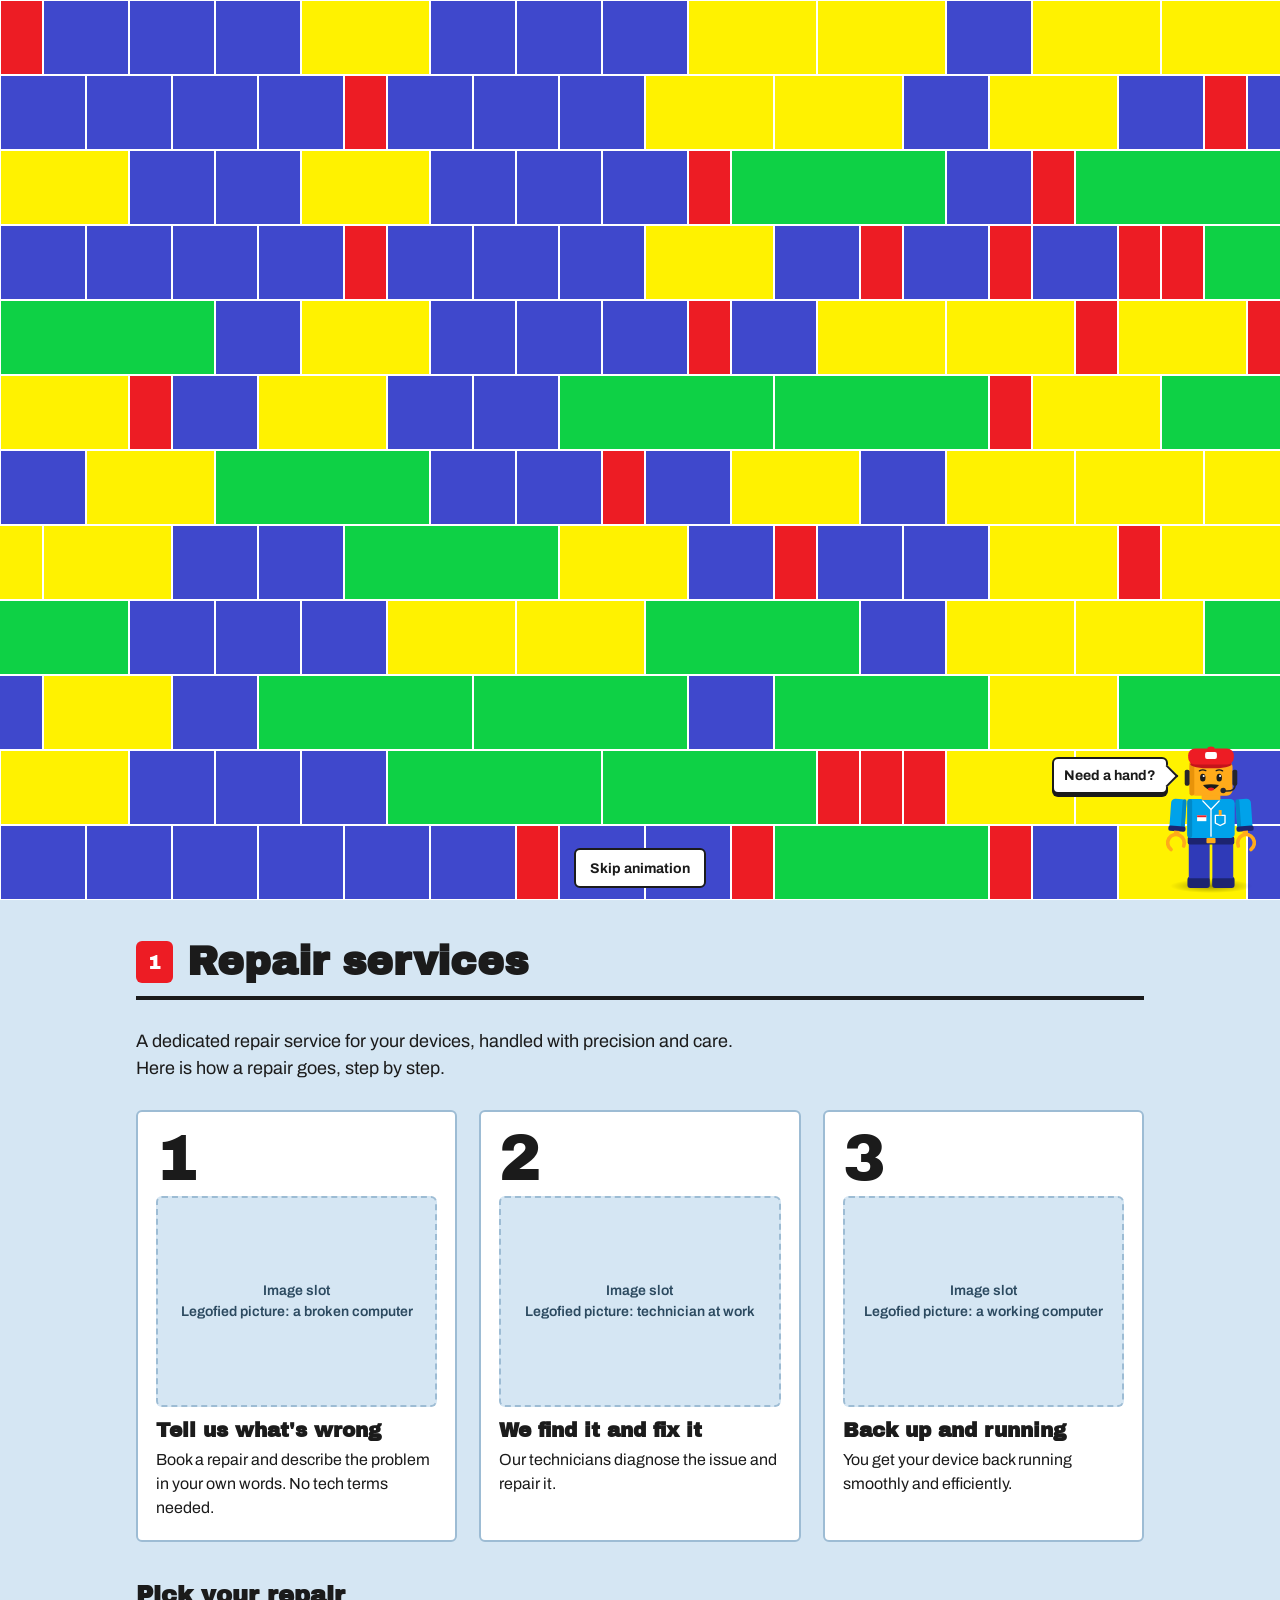
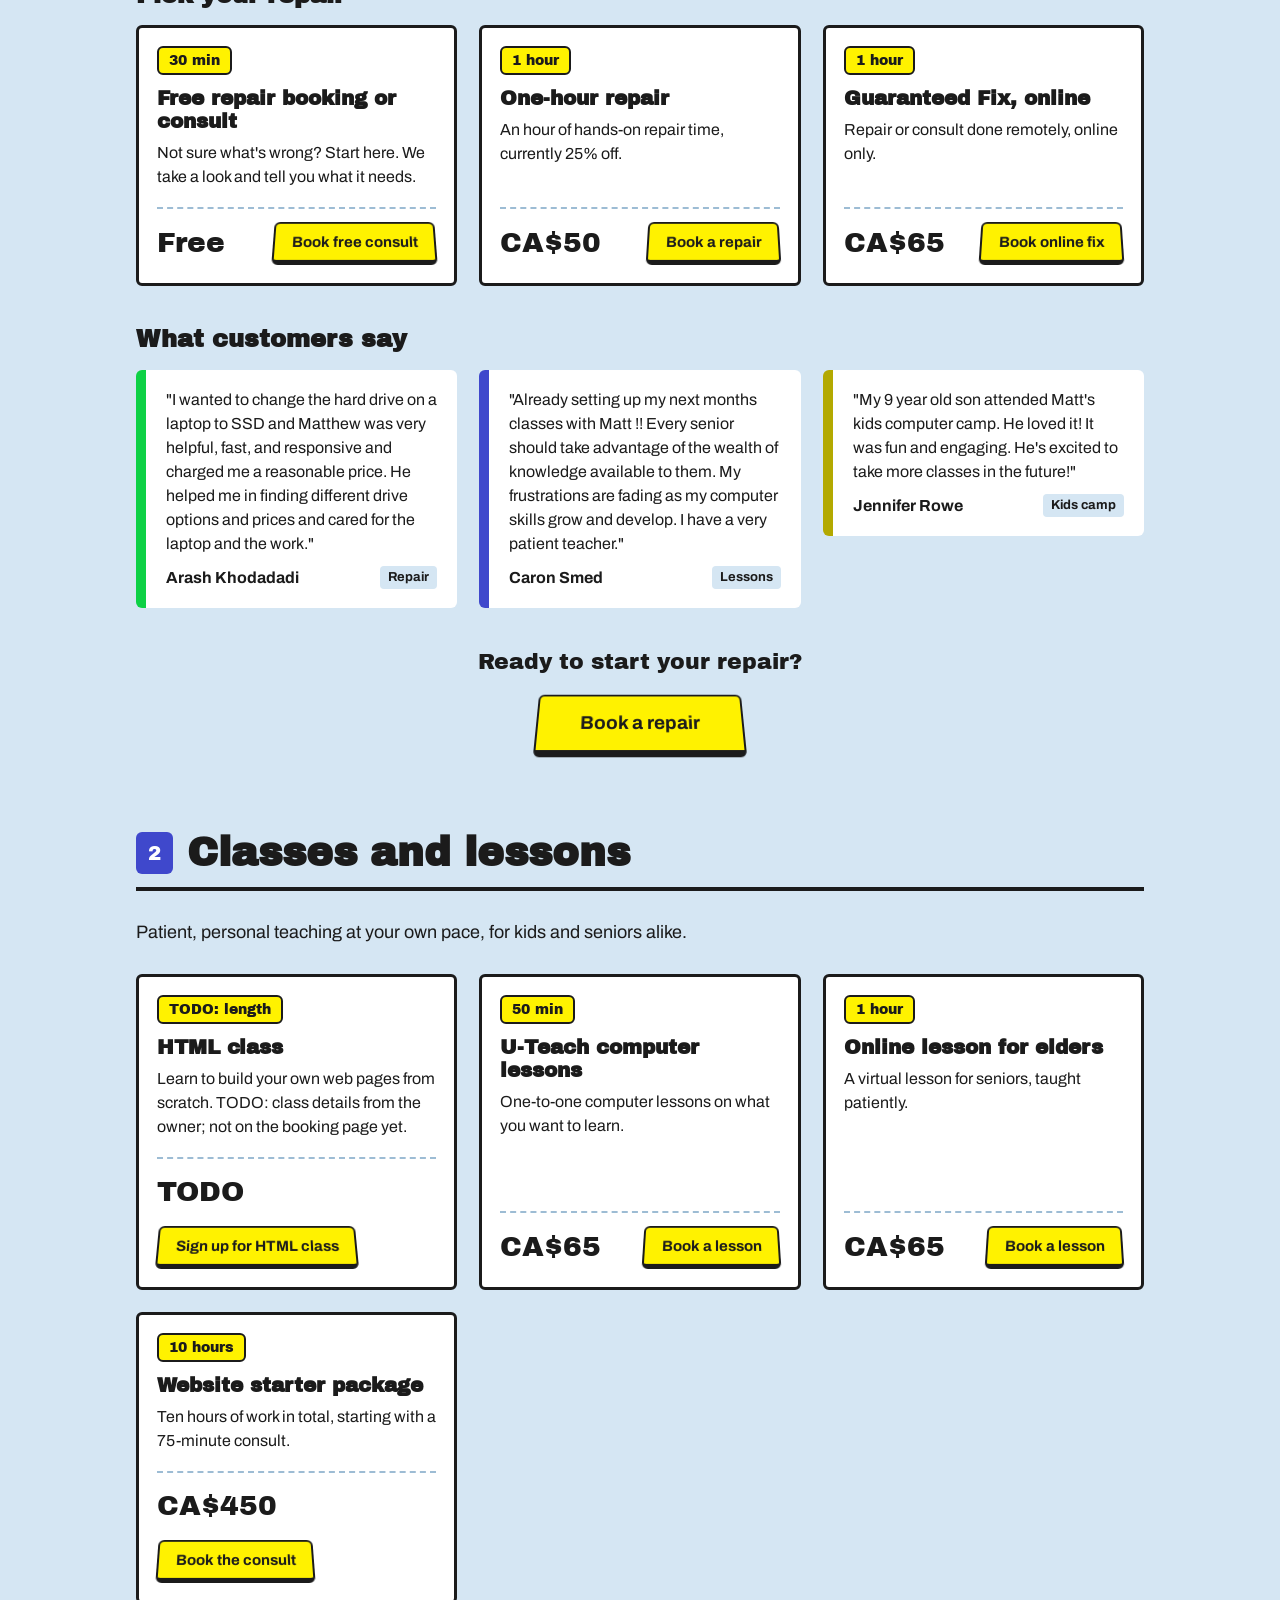
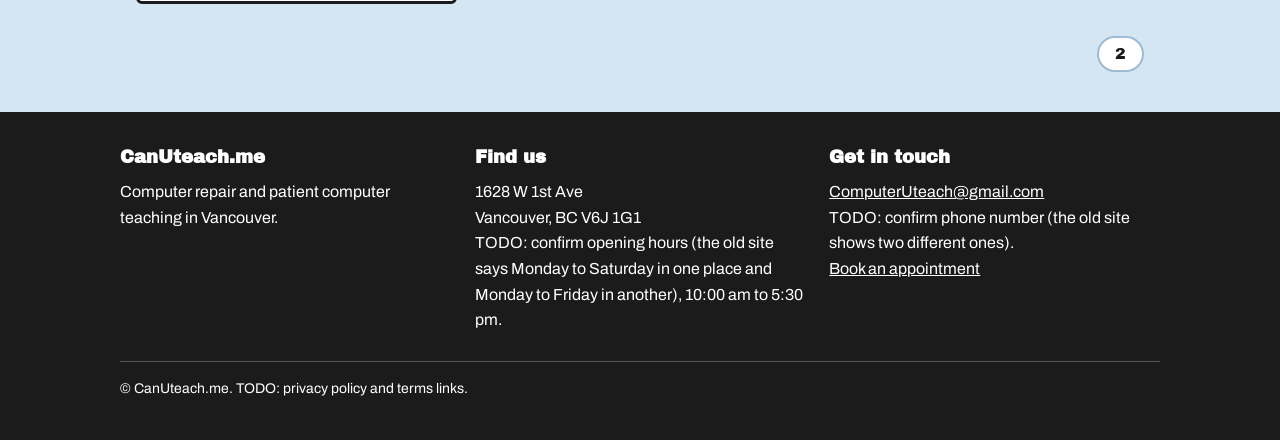
<file: index.html>
<!DOCTYPE html>
<!--
  CanUteach.me home page. Built from mockups/hero.html and mockups/feature.html; see SPEC.md.
  Hero: three.js falling-brick wall with an SVG fallback (?wall=svg or ?wall=3d forces a mode).
  TODO items in the page are waiting on the owner. three.js loads from a CDN for now.
-->
<html lang="en">
<head>
<meta charset="utf-8">
<meta name="viewport" content="width=device-width, initial-scale=1">
<title>CanUteach.me | Computer repair and computer classes in Vancouver</title>
<meta name="description" content="Computer repair in Vancouver, starting with a free 30-minute consult, plus patient computer lessons for kids and seniors. Book a repair online.">
<link rel="preconnect" href="https://fonts.googleapis.com">
<link href="https://fonts.googleapis.com/css2?family=Archivo:wght@400;600;700&family=Archivo+Black&display=swap" rel="stylesheet">
<script type="importmap">
{ "imports": {
  "three": "./vendor/three/build/three.module.js",
  "three/addons/": "./vendor/three/examples/jsm/"
} }
</script>
<link rel="stylesheet" href="css/chatbot.css?v=6">
<style>
:root{
  /* Palette sampled from the user's doodles */
  --color-red:#ed1c24; --color-red-dark:#a80f15;
  --color-blue:#3f48cc; --color-blue-dark:#2a318f;
  --color-yellow:#fff200; --color-yellow-dark:#b3a900;
  --color-green:#0ed145; --color-green-dark:#09902f;
  --color-plate:#0b74c4; --color-plate-dark:#085490;   /* white is 4.9:1 and yellow 4.2:1 against this blue, so the two-colour headline and the buttons all pass 3:1 */
  --color-ink:#1b1b1b; --color-paper:#ffffff;
  --color-manual:#d5e6f3; --color-manual-line:#9dbcd4;
  --font-heading:"Archivo Black","Arial Black",Impact,sans-serif;
  --font-body:"Archivo",Arial,Helvetica,sans-serif;
  --radius-brick:6px;
  --settle:cubic-bezier(.18,1.25,.4,1);
}
*{box-sizing:border-box}
html{scroll-behavior:smooth}
body{margin:0;font-family:var(--font-body);color:var(--color-ink);background:var(--color-manual);line-height:1.5}
a{color:inherit}
:focus-visible{outline:3px solid var(--color-ink);outline-offset:3px}
.sr-only{position:absolute;width:1px;height:1px;overflow:hidden;clip-path:inset(50%);white-space:nowrap}

/* ================= HERO ================= */
.hero{position:relative;min-height:100svh;overflow:hidden;background:#fff;display:grid;place-items:center;padding:72px 16px 88px}
/* Default wall (also the no-JavaScript wall): a static SVG brick pattern */
.wall{position:absolute;inset:0;
  background-color:var(--color-red);
  background-image:url("data:image/svg+xml,%3Csvg xmlns='http://www.w3.org/2000/svg' width='520' height='150'%3E%3Cg stroke='%23fff' stroke-width='2'%3E%3Crect width='130' height='75' fill='%23ed1c24'/%3E%3Crect x='130' width='130' height='75' fill='%233f48cc'/%3E%3Crect x='260' width='130' height='75' fill='%23fff200'/%3E%3Crect x='390' width='130' height='75' fill='%230ed145'/%3E%3Crect x='-65' y='75' width='130' height='75' fill='%233f48cc'/%3E%3Crect x='65' y='75' width='130' height='75' fill='%23ed1c24'/%3E%3Crect x='195' y='75' width='130' height='75' fill='%230ed145'/%3E%3Crect x='325' y='75' width='130' height='75' fill='%23ed1c24'/%3E%3Crect x='455' y='75' width='130' height='75' fill='%233f48cc'/%3E%3C/g%3E%3C/svg%3E");
  background-position:center bottom}
.js .wall{background:#bfe3ff}
.wall canvas{cursor:grab}
.wall canvas:active{cursor:grabbing}
.wall canvas,.wall svg{position:absolute;inset:0;width:100%;height:100%;display:block}
.wall .row{animation:row-drop .6s var(--settle) both;animation-delay:calc(var(--r) * .2s)}
.wall.still .row{animation:none}
@keyframes row-drop{from{transform:translateY(-110vh)}to{transform:none}}

/* The stage sits over the city but lets the pointer through, so the city can be dragged; only the
   sign itself takes clicks. */
.stage{position:relative;z-index:1;align-self:stretch;justify-self:stretch;display:grid;place-items:center;perspective:700px;perspective-origin:50% calc(50% + 8px);pointer-events:none}
.plate{pointer-events:auto}
/* The sign: the two plates hang by chains from a post with an arm, like a roadside sign. */
.sign{position:relative}
.sign-post,.sign-arm{position:absolute;background-color:#8a5a2b;
  background-image:
    radial-gradient(circle at 42% 40%, rgba(255,255,255,.3) 0 6%, transparent 22%),
    radial-gradient(circle at 50% 50%, #8a5a2b 0 31%, transparent 33%),
    radial-gradient(circle at 50% 54%, rgba(0,0,0,.42) 0 33%, transparent 40%);
  background-size:13px 13px;box-shadow:inset -4px 0 0 rgba(0,0,0,.22),6px 8px 10px rgba(0,0,0,.35)}
.sign-post{left:-48px;top:-64px;width:26px;height:200vh}
.sign-arm{left:-48px;top:-64px;height:26px;width:calc(100% + 76px);box-shadow:inset 0 -4px 0 rgba(0,0,0,.22),6px 8px 10px rgba(0,0,0,.35)}
.js .sign-post,.js .sign-arm{visibility:hidden}
.built .sign-post,.built .sign-arm{visibility:visible}
.plate::before{content:"";position:absolute;left:9%;right:9%;top:calc(var(--hang) * -1);height:var(--hang);pointer-events:none;
  background:
    repeating-linear-gradient(#3b3b40 0 5px,#9a9aa2 5px 8px) left / 5px 100% no-repeat,
    repeating-linear-gradient(#3b3b40 0 5px,#9a9aa2 5px 8px) right / 5px 100% no-repeat}
#plate-title{--hang:38px}
#plate-info{--hang:30px}
/* No swaying: animating the sign as a whole made Chrome draw its lowest row of headline bricks grey. */
@media (min-width:900px){
  .stage{justify-items:start;padding-left:clamp(64px,7vw,130px)}
}
@media (max-width:899px){ .sign-post{display:none} .sign-arm{left:-14px;width:calc(100% + 28px)} }
.hero-ui{position:relative;display:grid;gap:30px;justify-items:center;--u:18px;transform-style:preserve-3d}
.js .hero-ui{visibility:hidden}
.built .hero-ui{visibility:visible}

/* One stud per --u square. Every hero piece uses this, so studs, letters and buttons share a grid. */
.studded{
  background-image:
    radial-gradient(circle at 42% 40%, rgba(255,255,255,.55) 0 6%, transparent 22%),
    radial-gradient(circle at 50% 50%, var(--face) 0 31%, transparent 33%),
    radial-gradient(circle at 50% 54%, rgba(0,0,0,.42) 0 33%, transparent 40%);
  background-size:var(--u) var(--u)}

/* Box: a real 3D block. The front face stands --d in front of whatever it sits on, with four side faces
   running back to it. The hero has the same perspective as the three.js camera, so these boxes and the
   wall bricks share one vanishing point (the centre of the hero). */
.box{transform-style:preserve-3d;transform:translateZ(var(--d))}
.box > .side{position:absolute;pointer-events:none;background:var(--side)}
.box > .side.t{left:0;top:0;width:100%;height:var(--d);transform-origin:50% 0;transform:rotateX(-90deg);background:color-mix(in srgb,var(--side) 78%,#fff)}
.box > .side.b{left:0;bottom:0;width:100%;height:var(--d);transform-origin:50% 100%;transform:rotateX(90deg);background:color-mix(in srgb,var(--side) 80%,#000)}
.box > .side.l{left:0;top:0;height:100%;width:var(--d);transform-origin:0 50%;transform:rotateY(90deg)}
.box > .side.r{right:0;top:0;height:100%;width:var(--d);transform-origin:100% 50%;transform:rotateY(-90deg);background:color-mix(in srgb,var(--side) 88%,#000)}
/* Shadow cast on the surface behind the box */
.box > .cast{position:absolute;inset:0;pointer-events:none;transform:translateZ(calc(var(--d) * -1 + 1px));
  background:rgba(0,0,0,.35);box-shadow:calc(var(--d) * .35) calc(var(--d) * .55) calc(var(--d) * .6) calc(var(--d) * .1) rgba(0,0,0,.5)}

/* Plate: a baseplate standing off the wall, studs facing out. */
.plate{--face:var(--color-plate);--side:var(--color-plate-dark);
  position:relative;background-color:var(--face);padding:var(--u);text-align:center;
  box-shadow:inset 1px 1px 0 rgba(255,255,255,.28),inset -1px -1px 0 rgba(0,0,0,.4)}
.plate.grid{padding:0}
.plate.grid h1,.plate.grid nav,.plate.grid ul,.plate.grid li{position:absolute;inset:0;margin:0;padding:0;transform-style:preserve-3d;pointer-events:none}
.built .plate{animation:plate-in .6s var(--settle) both}
.built .plate.info{animation-delay:.9s}
@keyframes plate-in{from{transform:translateZ(calc(var(--d) + 300px));visibility:hidden}1%{visibility:visible}to{transform:translateZ(var(--d));visibility:visible}}

.hero h1{margin:0 0 var(--u);font-family:var(--font-heading);font-size:clamp(34px,7vw,60px);line-height:1.05}
/* Headline: letters are built from bricks 1, 2, 3 and 5 studs long, each sitting on the plate's studs. */
.brick-word{position:absolute;inset:0;display:grid;grid-auto-rows:var(--u);pointer-events:none;transform:translateZ(var(--lift))}
/* The headline uses two colours only: white, and yellow for the one word that matters most. */
.brick-word .on{--face:var(--c);background-color:var(--c);box-shadow:inset 0 0 0 1px rgba(0,0,0,.25),inset 1px 1px 0 rgba(255,255,255,.5)}
.built .brick-word .on{animation:cell-in .32s var(--settle) both;animation-delay:calc(.35s + var(--n) * 30ms)}
@keyframes cell-in{from{transform:translateY(-18px) scale(.4);opacity:0}to{transform:none;opacity:1}}
/* The sides of the letter bricks: stacked slices of the headline's footprint */
.word-layer{position:absolute;inset:0;pointer-events:none;background-repeat:no-repeat}
.built .word-layer{animation:fade-in .35s 1.9s both}
@keyframes fade-in{from{opacity:0}to{opacity:1}}

.jump{display:flex;flex-wrap:wrap;gap:var(--u);justify-content:center;margin:0;padding:0;list-style:none}

/* Button: a brick on the plate. Smooth printed centre, a column of studs at each end. */
.brick-btn{--face:var(--color-paper);--side:#b9b9b9;
  position:relative;display:inline-flex;align-items:center;justify-content:center;
  min-height:calc(var(--u) * 2);padding:0 calc(var(--u) * 1.5);
  font:700 15px/1.1 var(--font-body);color:var(--color-ink);text-decoration:none;
  background-color:var(--face);pointer-events:auto;
  box-shadow:inset 1px 1px 0 rgba(255,255,255,.7),inset 0 0 0 1px rgba(0,0,0,.2);
  transition:transform .12s}
.brick-btn::before,.brick-btn::after{content:"";position:absolute;top:0;bottom:0;width:var(--u);
  background-image:
    radial-gradient(circle at 42% 40%, rgba(255,255,255,.7) 0 6%, transparent 22%),
    radial-gradient(circle at 50% 50%, var(--face) 0 31%, transparent 33%),
    radial-gradient(circle at 50% 54%, rgba(0,0,0,.42) 0 33%, transparent 40%);
  background-size:var(--u) var(--u)}
.brick-btn::before{left:0}
.brick-btn::after{right:0}
/* A button is a thick block held just above the plate. Hover, focus or press snaps it down onto the studs. */
.brick-btn.box{--gap:calc(var(--u) * 1.3);transform:translateZ(calc(var(--d) + var(--gap)));transition:transform .2s cubic-bezier(.3,1.6,.5,1)}
.brick-btn.box > .cast{transform:translateZ(calc((var(--d) + var(--gap)) * -1 + 1px));opacity:.75;
  box-shadow:calc(var(--u) * .9) calc(var(--u) * 1.2) calc(var(--u) * .9) rgba(0,0,0,.45);
  transition:transform .2s cubic-bezier(.3,1.6,.5,1),box-shadow .2s,opacity .2s}
.brick-btn.box:hover,.brick-btn.box:focus-visible,.brick-btn.box:active{--gap:0px}
.brick-btn.box:hover > .cast,.brick-btn.box:focus-visible > .cast,.brick-btn.box:active > .cast{opacity:1;box-shadow:2px 3px 3px rgba(0,0,0,.5)}
.brick-btn.box:active{transform:translateZ(calc(var(--d) - 2px))}
.brick-btn:focus-visible{outline:3px solid var(--color-ink);outline-offset:3px}
.brick-btn.cta{--face:var(--color-yellow);--side:var(--color-yellow-dark);font-size:19px;min-height:calc(var(--u) * 3)}

/* Tile: a smooth printed tile for running text. */
.tile{--side:#b9b9b9;margin:0 0 var(--u);padding:calc(var(--u) * .6) var(--u);font-size:17px;font-weight:600;line-height:1.4;
  background:var(--color-paper);display:flex;align-items:center;justify-content:center;pointer-events:auto;
  box-shadow:inset 1px 1px 0 #fff,inset 0 0 0 1px rgba(0,0,0,.2)}
.plate.grid .brick-btn,.plate.grid .tile{position:absolute;margin:0;min-height:0;padding-top:0;padding-bottom:0}
.small .tile{font-size:15px}
.small .brick-btn{font-size:14px}
.small .brick-btn.cta{font-size:17px}

/* CTA: hot-catfish-48 tilt-and-press, glow removed */
.press{display:inline-block;font:700 19px var(--font-body);text-decoration:none;padding:.9em 2.2em;cursor:pointer;color:var(--color-ink);
  background:var(--color-yellow);border:2px solid var(--color-ink);border-bottom:7px solid var(--color-ink);border-radius:var(--radius-brick);
  transform:perspective(220px) rotateX(12deg);transition:transform .25s}
.press:hover{transform:perspective(200px) rotateX(24deg) translateY(2px)}
.press:active{transform:perspective(190px) rotateX(30deg) translateY(5px)}

.controls{position:absolute;z-index:2;left:12px;right:12px;bottom:12px;display:flex;flex-wrap:wrap;gap:8px;align-items:center;justify-content:center}
.controls button{font:700 14px var(--font-body);min-height:40px;padding:8px 14px;background:#fff;color:var(--color-ink);border:2px solid var(--color-ink);border-radius:var(--radius-brick);cursor:pointer}
.built #skip{display:none}
.view-controls{display:none;gap:8px;align-items:center;flex-wrap:wrap;justify-content:center}
.built .has-city .view-controls{display:flex}
.view-controls .hint{font-size:13px;font-weight:700;background:#fff;border:2px solid var(--color-ink);border-radius:var(--radius-brick);padding:6px 10px}
.view-controls button{min-width:40px;padding:8px 10px}
/* The move buttons sit together as a small arrow pad. */
.view-controls .pad{display:inline-grid;grid-template-columns:repeat(3,40px);grid-template-rows:repeat(2,34px);gap:3px}
.view-controls .pad button{min-width:0;min-height:0;padding:0;font-size:16px;line-height:1}
#pan-up{grid-column:2;grid-row:1}
#pan-left{grid-column:1;grid-row:2}
#pan-down{grid-column:2;grid-row:2}
#pan-right{grid-column:3;grid-row:2}
html:not(.js) .controls{display:none}

/* ================= MANUAL PAGES ================= */
.manual{max-width:1040px;margin:0 auto;padding:40px 16px 24px}
.manual-head{display:flex;align-items:center;gap:14px;border-bottom:4px solid var(--color-ink);padding-bottom:12px;margin-bottom:28px}
.manual-head .no{font-family:var(--font-heading);font-size:20px;background:var(--color-red);color:#fff;padding:6px 12px;border-radius:var(--radius-brick)}
.manual-head h2{font-family:var(--font-heading);font-size:clamp(26px,4.5vw,40px);line-height:1.1;margin:0}
.lede{max-width:60ch;font-size:18px;margin:0 0 28px}
.steps{display:grid;gap:22px;grid-template-columns:repeat(auto-fit,minmax(270px,1fr));padding:0;margin:0;list-style:none;counter-reset:step}
.step{counter-increment:step;position:relative;background:var(--color-paper);border:2px solid var(--color-manual-line);border-radius:var(--radius-brick);padding:18px 18px 20px}
.step::before{content:counter(step);font-family:var(--font-heading);font-size:64px;line-height:.9;display:block;margin-bottom:8px}
.step h3{font-family:var(--font-heading);font-size:20px;line-height:1.15;margin:12px 0 6px}
.step p{margin:0;max-width:40ch}
.slot{display:grid;place-items:center;text-align:center;aspect-ratio:4/3;border:2px dashed var(--color-manual-line);border-radius:var(--radius-brick);
  background:var(--color-manual);font-size:14px;font-weight:600;padding:12px;color:#2c4a60}
.parts{margin-top:14px;border:3px solid var(--color-ink);background:var(--color-yellow);border-radius:var(--radius-brick);padding:10px 12px}
.parts b{display:block;font-family:var(--font-heading);font-weight:400;font-size:14px;letter-spacing:.04em;text-transform:uppercase;margin-bottom:4px}
.parts ul{margin:0;padding:0;list-style:none;font-weight:600;font-size:15px}
.parts li::before{content:"1x  ";font-family:var(--font-heading)}
.callout{margin-top:26px;display:grid;gap:18px;grid-template-columns:repeat(auto-fit,minmax(270px,1fr));align-items:center}
.quote{margin:0;background:var(--color-paper);border-left:10px solid var(--color-green);border-radius:var(--radius-brick);padding:18px 20px}
.quote p{margin:0 0 10px}
.quote cite{font-style:normal;font-weight:700}
.cta-box{text-align:center;padding:10px}
.cta-box p{font-family:var(--font-heading);font-size:22px;line-height:1.15;margin:0 0 18px}
.next{margin-top:36px;background:var(--color-blue);color:#fff;border-radius:var(--radius-brick);padding:22px;display:flex;flex-wrap:wrap;gap:16px;align-items:center;justify-content:space-between;box-shadow:0 7px 0 var(--color-blue-dark)}
.next h2{font-family:var(--font-heading);font-size:24px;margin:0 0 4px}
.next p{margin:0;max-width:52ch}
.next a{display:inline-block;font-weight:700;text-decoration:none;background:#fff;color:var(--color-ink);padding:12px 20px;border-radius:var(--radius-brick);border:2px solid var(--color-ink)}
.next a:focus-visible{outline-color:#fff}
.press.small{font-size:15px;padding:.7em 1.1em;border-bottom-width:5px}
.manual-head .no.blue{background:var(--color-blue)}
h3.sub{font-family:var(--font-heading);font-size:24px;line-height:1.15;margin:40px 0 16px;scroll-margin-top:16px}
.menu{display:grid;gap:22px;grid-template-columns:repeat(auto-fit,minmax(270px,1fr));padding:0;margin:0;list-style:none}
.service{position:relative;display:flex;flex-direction:column;gap:8px;background:var(--color-paper);border:3px solid var(--color-ink);border-radius:var(--radius-brick);padding:18px}
.service .qty{align-self:flex-start;font-family:var(--font-heading);font-size:14px;background:var(--color-yellow);border:2px solid var(--color-ink);border-radius:var(--radius-brick);padding:2px 10px}
.service h4{font-family:var(--font-heading);font-size:20px;line-height:1.15;margin:4px 0 0}
.service p{margin:0;flex:1;max-width:40ch}
.price{display:flex;flex-wrap:wrap;align-items:center;justify-content:space-between;gap:12px;margin-top:10px;padding-top:12px;border-top:2px dashed var(--color-manual-line)}
.price b{font-family:var(--font-heading);font-weight:400;font-size:28px}
.reviews{display:grid;gap:22px;grid-template-columns:repeat(auto-fit,minmax(270px,1fr));align-items:start}
.quote.blue{border-left-color:var(--color-blue)}
.quote.yellow{border-left-color:var(--color-yellow-dark)}
.quote .tag{float:right;font-size:13px;font-weight:700;background:var(--color-manual);border-radius:4px;padding:2px 8px}
.manual > .cta-box{margin-top:32px}
.page-no{max-width:1040px;margin:0 auto;padding:8px 16px 40px;display:flex;justify-content:flex-end}
.page-no span{font-family:var(--font-heading);background:var(--color-paper);border:2px solid var(--color-manual-line);border-radius:999px;padding:4px 16px}


/* ================= FOOTER ================= */
.site-footer{background:var(--color-ink);color:#fff;padding:32px 16px 40px}
.site-footer .inner{max-width:1040px;margin:0 auto;display:grid;gap:24px;grid-template-columns:repeat(auto-fit,minmax(220px,1fr))}
.site-footer h2{font-family:var(--font-heading);font-size:18px;margin:0 0 8px}
.site-footer p,.site-footer address{margin:0;font-style:normal;line-height:1.6}
.site-footer a{color:#fff}
.site-footer :focus-visible{outline-color:#fff}
.site-footer .legal{max-width:1040px;margin:28px auto 0;padding-top:16px;border-top:1px solid #555;font-size:14px}

@media (prefers-reduced-motion:reduce){
  html{scroll-behavior:auto}
  .wall .row,.built .plate,.built .brick-word .on,.built .word-layer{animation:none}
  .press,.brick-btn.box,.brick-btn.box > .cast{transition:none}
  .press:hover,.press:active{transform:perspective(220px) rotateX(12deg)}
}
</style>
</head>
<body>

<header class="hero" id="top">
  <div class="wall" id="wall" aria-hidden="true"></div>

  <div class="stage">
  <div class="sign">
  <span class="sign-post" aria-hidden="true"></span><span class="sign-arm" aria-hidden="true"></span>
  <div class="hero-ui" id="hero-ui">
    <div class="plate studded" id="plate-title">
      <h1 id="hero-title"><span id="hero-text">Builders fix it best.</span><span class="brick-word" id="brick-word" aria-hidden="true"></span></h1>
      <nav aria-label="Jump to a section">
        <ul class="jump">
          <li><a class="brick-btn" href="#repairs">Repair services</a></li>
          <li><a class="brick-btn" href="#classes">HTML classes</a></li>
        </ul>
      </nav>
    </div>
    <div class="plate studded info" id="plate-info">
      <p class="tile">Computer acting up? Our technicians find the problem and get your device running smoothly again.</p>
      <a class="brick-btn cta" href="#book">Book a repair</a>
    </div>
  </div>
  </div>
  </div>

  <div class="controls">
    <button type="button" id="skip">Skip animation</button>
    <div class="view-controls" role="group" aria-label="City view">
      <span class="hint" id="city-hint">Drag to move. Right-drag or Shift-drag to turn. Click, then scroll to zoom.</span>
      <span class="pad" role="group" aria-label="Move the view">
        <button type="button" id="pan-up" aria-label="Move the view forward">&#8593;</button>
        <button type="button" id="pan-left" aria-label="Move the view left">&#8592;</button>
        <button type="button" id="pan-down" aria-label="Move the view back">&#8595;</button>
        <button type="button" id="pan-right" aria-label="Move the view right">&#8594;</button>
      </span>
      <button type="button" id="turn-left" aria-label="Turn the view left">&#8634;</button>
      <button type="button" id="turn-right" aria-label="Turn the view right">&#8635;</button>
      <button type="button" id="zoom-in" aria-label="Zoom in">+</button>
      <button type="button" id="zoom-out" aria-label="Zoom out">&minus;</button>
      <button type="button" id="view-reset">Reset view</button>
    </div>
  </div>
</header>

<main>
  <section class="manual" id="repairs" aria-labelledby="repairs-title">
    <div class="manual-head"><span class="no">1</span><h2 id="repairs-title">Repair services</h2></div>
    <p class="lede">A dedicated repair service for your devices, handled with precision and care. Here is how a repair goes, step by step.</p>

    <ol class="steps">
      <li class="step">
        <div class="slot">Image slot<br>Legofied picture: a broken computer</div>
        <h3>Tell us what's wrong</h3>
        <p>Book a repair and describe the problem in your own words. No tech terms needed.</p>
      </li>
      <li class="step">
        <div class="slot">Image slot<br>Legofied picture: technician at work</div>
        <h3>We find it and fix it</h3>
        <p>Our technicians diagnose the issue and repair it.</p>
      </li>
      <li class="step">
        <div class="slot">Image slot<br>Legofied picture: a working computer</div>
        <h3>Back up and running</h3>
        <p>You get your device back running smoothly and efficiently.</p>
      </li>
    </ol>

    <!-- Services and prices are taken from the current booking page (signup-u-teach.as.me), 2026-11-26. -->
    <h3 class="sub" id="book">Pick your repair</h3>
    <ul class="menu">
      <li class="service">
        <span class="qty">30 min</span>
        <h4>Free repair booking or consult</h4>
        <p>Not sure what's wrong? Start here. We take a look and tell you what it needs.</p>
        <div class="price"><b>Free</b><a class="press small" href="https://signup-u-teach.as.me/">Book free consult</a></div>
      </li>
      <li class="service">
        <span class="qty">1 hour</span>
        <h4>One-hour repair</h4>
        <p>An hour of hands-on repair time, currently 25% off.</p>
        <div class="price"><b>CA$50</b><a class="press small" href="https://signup-u-teach.as.me/">Book a repair</a></div>
      </li>
      <li class="service">
        <span class="qty">1 hour</span>
        <h4>Guaranteed Fix, online</h4>
        <p>Repair or consult done remotely, online only.</p>
        <div class="price"><b>CA$65</b><a class="press small" href="https://signup-u-teach.as.me/">Book online fix</a></div>
      </li>
    </ul>

    <h3 class="sub">What customers say</h3>
    <div class="reviews">
      <blockquote class="quote">
        <p>"I wanted to change the hard drive on a laptop to SSD and Matthew was very helpful, fast, and responsive and charged me a reasonable price. He helped me in finding different drive options and prices and cared for the laptop and the work."</p>
        <cite>Arash Khodadadi</cite><span class="tag">Repair</span>
      </blockquote>
      <blockquote class="quote blue">
        <p>"Already setting up my next months classes with Matt !! Every senior should take advantage of the wealth of knowledge available to them. My frustrations are fading as my computer skills grow and develop. I have a very patient teacher."</p>
        <cite>Caron Smed</cite><span class="tag">Lessons</span>
      </blockquote>
      <blockquote class="quote yellow">
        <p>"My 9 year old son attended Matt's kids computer camp. He loved it! It was fun and engaging. He's excited to take more classes in the future!"</p>
        <cite>Jennifer Rowe</cite><span class="tag">Kids camp</span>
      </blockquote>
    </div>

    <div class="cta-box">
      <p>Ready to start your repair?</p>
      <a class="press" href="https://signup-u-teach.as.me/">Book a repair</a>
    </div>
  </section>

  <section class="manual" id="classes" aria-labelledby="classes-title">
    <div class="manual-head"><span class="no blue">2</span><h2 id="classes-title">Classes and lessons</h2></div>
    <p class="lede">Patient, personal teaching at your own pace, for kids and seniors alike.</p>
    <ul class="menu">
      <li class="service">
        <span class="qty">TODO: length</span>
        <h4>HTML class</h4>
        <p>Learn to build your own web pages from scratch. TODO: class details from the owner; not on the booking page yet.</p>
        <div class="price"><b>TODO</b><a class="press small" href="https://signup-u-teach.as.me/">Sign up for HTML class</a></div>
      </li>
      <li class="service">
        <span class="qty">50 min</span>
        <h4>U-Teach computer lessons</h4>
        <p>One-to-one computer lessons on what you want to learn.</p>
        <div class="price"><b>CA$65</b><a class="press small" href="https://signup-u-teach.as.me/">Book a lesson</a></div>
      </li>
      <li class="service">
        <span class="qty">1 hour</span>
        <h4>Online lesson for elders</h4>
        <p>A virtual lesson for seniors, taught patiently.</p>
        <div class="price"><b>CA$65</b><a class="press small" href="https://signup-u-teach.as.me/">Book a lesson</a></div>
      </li>
      <li class="service">
        <span class="qty">10 hours</span>
        <h4>Website starter package</h4>
        <p>Ten hours of work in total, starting with a 75-minute consult.</p>
        <div class="price"><b>CA$450</b><a class="press small" href="https://signup-u-teach.as.me/">Book the consult</a></div>
      </li>
    </ul>
  </section>
  <div class="page-no"><span>2</span></div>
</main>

<footer class="site-footer">
  <div class="inner">
    <div>
      <h2>CanUteach.me</h2>
      <p>Computer repair and patient computer teaching in Vancouver.</p>
    </div>
    <div>
      <h2>Find us</h2>
      <address>1628 W 1st Ave<br>Vancouver, BC V6J 1G1</address>
      <p>TODO: confirm opening hours (the old site says Monday to Saturday in one place and Monday to Friday in another), 10:00 am to 5:30 pm.</p>
    </div>
    <div>
      <h2>Get in touch</h2>
      <p><a href="mailto:ComputerUteach@gmail.com">ComputerUteach@gmail.com</a></p>
      <p>TODO: confirm phone number (the old site shows two different ones).</p>
      <p><a href="https://signup-u-teach.as.me/">Book an appointment</a></p>
    </div>
  </div>
  <p class="legal">&copy; CanUteach.me. TODO: privacy policy and terms links.</p>
</footer>

<script type="module">
const root = document.documentElement;
const wall = document.getElementById('wall');
const reduced = matchMedia('(prefers-reduced-motion: reduce)').matches;
const params = new URLSearchParams(location.search);
root.classList.add('js');

/* ---------- hero pieces on one stud grid, as 3D boxes under the wall camera ---------- */
const FOV = 50;                                    // shared by the three.js camera and the CSS perspective
const camDist = h => (h / 2) / Math.tan(FOV / 2 * Math.PI / 180);
const GLYPHS = {
  W:['10001','10001','10101','11011','10001'], E:['1111','1000','1110','1000','1111'],
  F:['1111','1000','1110','1000','1000'],      I:['111','010','010','010','111'],
  X:['10001','01010','00100','01010','10001'], T:['11111','00100','00100','00100','00100'],
  B:['1110','1001','1110','1001','1110'],     U:['1001','1001','1001','1001','1111'],
  L:['1000','1000','1000','1000','1111'],     D:['1110','1001','1001','1001','1110'],
  R:['1110','1001','1110','1010','1001'],     S:['1111','1000','1111','0001','1111']
};
const HEADLINE = 'BUILDERS FIX IT BEST';
// Brick colour by length: 1 stud red, 2 blue, 3 yellow, 5 green.
const BRICK_COLORS = { 1: '#ed1c24', 2: '#3f48cc', 3: '#fff200', 5: '#0ed145' };
/* The sign's headline is two colours: white, with "FIX IT" in the same yellow as the
   Book a repair button. (Colour by brick length lives on in the fallback wall.) */
const HEADLINE_COLORS = { base: '#ffffff', accent: '#fff200' }, HEADLINE_ACCENT = new Set(['FIX', 'IT']);
// How each letter is laid in bricks, as [column, row, width, height] in studs. From the owner's markup.
const BRICKS = {
  W: [[0,0,1,5],[4,0,1,5],[2,2,1,1],[1,3,1,1],[3,3,1,1]],
  E: [[0,0,1,5],[1,0,3,1],[1,2,1,1],[2,2,1,1],[1,4,3,1]],
  F: [[0,0,1,5],[1,0,3,1],[1,2,1,1],[2,2,1,1]],
  I: [[0,0,3,1],[1,1,1,3],[0,4,3,1]],
  T: [[0,0,5,1],[2,1,1,2],[2,3,1,2]],
  B: [[0,0,1,5],[1,0,2,1],[3,1,1,1],[1,2,2,1],[3,3,1,1],[1,4,2,1]],
  U: [[0,0,1,5],[3,0,1,5],[1,4,2,1]],
  L: [[0,0,1,5],[1,4,3,1]],
  D: [[0,0,1,5],[1,0,2,1],[3,1,1,3],[1,4,2,1]],
  R: [[0,0,1,5],[1,0,2,1],[3,1,1,1],[1,2,2,1],[2,3,1,1],[3,4,1,1]],
  S: [[0,0,4,1],[0,1,1,1],[0,2,4,1],[3,3,1,1],[0,4,4,1]]
};
// Letters without a layout (X, and any new letter) are laid as single studs.
function bricksOf(ch){
  if (BRICKS[ch]) return BRICKS[ch].map(([c, r, w, h]) => ({ c, r, w, h }));
  const out = [];
  GLYPHS[ch].forEach((row, r) => [...row].forEach((bit, c) => { if (bit === '1') out.push({ c, r, w: 1, h: 1 }); }));
  return out;
}
const darken = (hex, f) => '#' + [1, 3, 5].map(i => Math.round(parseInt(hex.slice(i, i + 2), 16) * f).toString(16).padStart(2, '0')).join('');
// Turn an element into a 3D box standing `depth` px proud of its parent surface.
function box(el, depth){
  el.classList.add('box');
  el.style.setProperty('--d', depth + 'px');
  if (!el.querySelector(':scope > .side'))
    for (const c of ['cast', 'side t', 'side b', 'side l', 'side r']) {
      const f = document.createElement('span'); f.className = c; f.setAttribute('aria-hidden', 'true'); el.appendChild(f);
    }
}
let heroKey = '';
function buildHero(){
  const ui = document.getElementById('hero-ui');
  // Same eye distance as the wall camera; the vanishing point is the centre of the hero.
  ui.parentElement.style.perspective = camDist(wall.clientHeight) + 'px';
  const vw = document.documentElement.clientWidth, small = vw < 640;
  // u = one stud. Everything below is placed in whole studs, so it lines up with the plate.
  /* On a wide screen the sign takes under half the width, leaving the city in view beside it. */
  /* The longest word has to fit across the plate, so on a narrow screen the studs get smaller. */
  const avail = small ? vw - 28 : Math.min(vw * 0.44, 600);
  const longest = Math.max(...HEADLINE.split(' ').map(w => [...w].reduce((n, ch) => n + (GLYPHS[ch] ? GLYPHS[ch][0].length + 1 : 0), -1))) + 2;
  let u = small ? Math.max(11, Math.min(16, Math.floor(avail / 24))) : 14;
  if (small && Math.floor(avail / u) < longest) u = Math.max(6, Math.floor(avail / longest));   // desktop keeps its stud size and widens the plate instead
  const cols = small ? Math.floor(avail / u) : Math.max(Math.max(28, longest), Math.min(42, Math.floor(avail / u)));
  if (heroKey === u + ':' + cols) return;
  heroKey = u + ':' + cols;
  ui.style.setProperty('--u', u + 'px');
  ui.classList.toggle('small', small);
  const px = n => n * u + 'px';
  const put = (el, x, y, w, h) => Object.assign(el.style, { left: px(x), top: px(y), width: px(w), height: px(h) });
  const standoff = u * 2, lift = Math.round(u * 0.7), btnDepth = Math.round(u * 1.4);

  /* plate 1: headline + jump buttons */
  const plate = document.getElementById('plate-title');
  const words = HEADLINE.split(' ').map(w => [...w].filter(ch => GLYPHS[ch]));
  const width = w => w.reduce((n, ch) => n + GLYPHS[ch][0].length, 0) + w.length - 1;
  const inner = cols - 2, lines = [];
  for (const w of words) {
    const last = lines[lines.length - 1];
    if (last && last.w + 2 + width(w) <= inner) { last.words.push(w); last.w += 2 + width(w); }
    else lines.push({ words: [w], w: width(w) });
  }
  let html = '', rects = '', y = 1, n = 0;
  for (const line of lines) {
    let x = 1 + Math.floor((inner - line.w) / 2);
    for (const w of line.words) {
      for (const ch of w) {
        const g = GLYPHS[ch];
        for (const b of bricksOf(ch)) {
          const c = HEADLINE_ACCENT.has(w.join('')) ? HEADLINE_COLORS.accent : HEADLINE_COLORS.base, dark = darken(c, 0.55);
          html += `<span class="on studded" style="grid-column:${x + b.c + 1} / span ${b.w};grid-row:${y + b.r + 1} / span ${b.h};--c:${c};--n:${n++}"></span>`;
          rects += `<rect x="${(x + b.c) * u}" y="${(y + b.r) * u}" width="${b.w * u}" height="${b.h * u}" fill="${dark}"/>`;
        }
        x += g[0].length + 1;
      }
      x += 1;
    }
    y += 6;
  }
  const word = document.getElementById('brick-word'), h1 = word.parentElement;
  word.style.gridTemplateColumns = `repeat(${cols}, ${u}px)`;
  word.style.setProperty('--lift', lift + 'px');
  word.innerHTML = html;
  document.getElementById('hero-text').className = 'sr-only';
  // Letter sides: the footprint drawn once as an image, stacked in slices from the plate up to the letter tops
  h1.querySelectorAll('.word-layer').forEach(e => e.remove());
  const footprint = `url("data:image/svg+xml,${encodeURIComponent(`<svg xmlns="http://www.w3.org/2000/svg" width="${cols * u}" height="${y * u}">${rects}</svg>`)}")`;
  for (let z = 0; z < lift; z += 2) {
    const layer = document.createElement('span');
    layer.className = 'word-layer'; layer.setAttribute('aria-hidden', 'true');
    layer.style.backgroundImage = footprint; layer.style.transform = `translateZ(${z}px)`;
    h1.insertBefore(layer, word);
  }

  y += 1;
  const jumps = [...plate.querySelectorAll('.brick-btn')];
  const bw = Math.min(inner, Math.max(small ? 13 : 11, Math.ceil(150 / u)));
  if (jumps.length * bw + (jumps.length - 1) <= inner) {
    let x = Math.floor((cols - (jumps.length * bw + jumps.length - 1)) / 2);
    jumps.forEach(a => { put(a, x, y, bw, 2); x += bw + 1; });
    y += 2;
  } else {
    jumps.forEach(a => { put(a, Math.floor((cols - bw) / 2), y, bw, 2); y += 3; });
    y -= 1;
  }
  jumps.forEach(a => box(a, btnDepth));
  plate.classList.add('grid');
  plate.style.width = px(cols); plate.style.height = px(y + 1);
  box(plate, standoff);

  /* plate 2: text tile + main button */
  const info = document.getElementById('plate-info'), cols2 = small ? cols : cols - 4;
  const tile = info.querySelector('.tile'), cta = info.querySelector('.cta');
  info.classList.add('grid');
  info.style.width = px(cols2);
  Object.assign(tile.style, { left: px(1), top: px(1), width: px(cols2 - 2), height: 'auto' });
  const k = Math.max(2, Math.ceil((tile.offsetHeight + u * 0.6) / u));
  tile.style.height = px(k);
  const cw = Math.min(cols2 - 2, Math.max(14, Math.ceil(175 / u)));
  put(cta, Math.floor((cols2 - cw) / 2), 1 + k + 1, cw, 3);
  info.style.height = px(1 + k + 1 + 3 + 1);
  box(tile, 5); box(cta, Math.round(u * 1.7)); box(info, standoff);
}
buildHero();
document.fonts && document.fonts.ready.then(() => { heroKey = ''; buildHero(); });
let heroTimer = 0;
addEventListener('resize', () => { clearTimeout(heroTimer); heroTimer = setTimeout(buildHero, 150); });

/* ---------- shared wall layout: rows of mixed-length bricks, bottom row first ----------
   Same rule as the headline: a brick's colour comes from its length (1 red, 2 blue, 3 yellow, 5 green).
   Each row is filled left to right with random lengths until it runs past the right edge, so there are
   never gaps. A length is re-rolled when its end would line up with a joint in the row below, which keeps
   the wall bonded instead of forming straight vertical cracks. */
// Share of the wall's surface each colour should cover, set by the owner:
// red (1-long) 15%, blue (2-long) 30%, yellow (3-long) 30%, green (5-long) 25%.
const WALL_SHARE = { 1: 15, 2: 30, 3: 30, 5: 25 };
// A long brick covers more studs, so its odds per brick are its share divided by its length
// (red 15, blue 15, yellow 10, green 5, out of 45).
const WALL_ODDS = Object.entries(WALL_SHARE).map(([n, share]) => [Number(n), share / n]);
const WALL_ODDS_TOTAL = WALL_ODDS.reduce((t, [, o]) => t + o, 0);
function randomLength(){
  let roll = Math.random() * WALL_ODDS_TOTAL;
  for (const [n, o] of WALL_ODDS) { if ((roll -= o) < 0) return n; }
  return 1;
}
function layout(w, h){
  const su = w < 600 ? 29 : 43;                   // one wall stud, in px
  const bh = Math.round(su * 1.74);
  const studsWide = Math.ceil(w / su), rows = Math.ceil(h / bh);
  const bricks = [];
  let below = new Set(), studCount = 0;
  for (let r = 0; r < rows; r++) {
    const joints = new Set();
    let pos = -((Math.random() * 3) | 0);         // start a little off-screen so rows do not share a left edge
    while (pos < studsWide) {
      let n = 1;
      for (let tries = 0; tries < 8; tries++) {
        n = randomLength();
        if (!below.has(pos + n)) break;
      }
      bricks.push({ x: pos * su, w: n * su, n, r, color: BRICK_COLORS[n], stud0: studCount });
      studCount += n; pos += n; joints.add(pos);
    }
    below = joints;
  }
  return { su, bh, rows, bricks, studCount };
}

let stop = () => {};          // cancels whatever is currently running
let finish = () => {};        // jumps the current wall to its finished state
const reveal = () => root.classList.add('built');

/* ---------- SVG wall: fallback for weak phones, reduced motion, or no WebGL ---------- */
function runSvg(animate){
  const w = wall.clientWidth, h = wall.clientHeight, L = layout(w, h);
  let s = `<svg viewBox="0 0 ${w} ${h}" preserveAspectRatio="xMidYMax slice">`;
  for (let r = 0; r < L.rows; r++) {
    s += `<g class="row" style="--r:${r}">`;
    for (const b of L.bricks) if (b.r === r) {
      const y = h - (r + 1) * L.bh, sw = L.su * 0.6, sh = L.bh * 0.2;
      for (let k = 0; k < b.n; k++)
        s += `<rect x="${b.x + L.su * (k + 0.5) - sw / 2}" y="${y - sh}" width="${sw}" height="${sh + 4}" rx="${sw * 0.3}" fill="${b.color}"/>`;
      s += `<rect x="${b.x}" y="${y}" width="${b.w}" height="${L.bh}" fill="${b.color}" stroke="#fff" stroke-width="2"/>`;
    }
    s += '</g>';
  }
  wall.innerHTML = s + '</svg>';
  wall.classList.toggle('still', !animate);
  if (!animate) { reveal(); return; }
  const timer = setTimeout(reveal, (L.rows * 0.2 + 0.6) * 1000);
  finish = () => { clearTimeout(timer); wall.classList.add('still'); reveal(); };
  stop = () => clearTimeout(timer);
}

/* ---------- the city: a procedural brick town the visitor can explore (js/city.js) ---------- */
const CITY_VERSION = '25';                                   // raise when js/city.js changes, so browsers fetch it
const hero = document.querySelector('.hero');
let city = null;
/* Weather is picked inside js/city.js. ?weather=clear|sun|rain|snow|tech forces one, and
   ?date=2026-12-10 pretends it is another day (for autumn and Christmas). */
async function runCity(weather = params.get('weather'), seed = params.get('city')){
  const { startCity } = await import('./js/city.js?v=' + CITY_VERSION);
  wall.innerHTML = ''; wall.classList.remove('still');
  city = await startCity({ container: wall, reduced, onBuilt: reveal, seed, weather, date: params.get('date') });
  hero.classList.add('has-city');
  window.__city = city;                          // for testing in the browser console
  hero.dataset.weather = city.weather;
  hero.dataset.season = [city.seasons.autumn && 'autumn', city.seasons.christmas && 'christmas'].filter(Boolean).join(' ');
  if (matchMedia('(pointer: coarse)').matches) document.getElementById('city-hint').textContent = 'Use two fingers to move and zoom the city.';
  finish = () => { city.finish(); reveal(); };
  stop = () => { city.stop(); city = null; hero.classList.remove('has-city'); };
}
/* The easter egg: type "tech" anywhere on the page (not in a text box) and the same city is rebuilt
   as the futuristic one. Type it again to go back. */
let typed = '';
addEventListener('keydown', e => {
  if (!city || e.ctrlKey || e.metaKey || e.altKey || e.key.length !== 1) return;
  const t = e.target;
  if (t && (t.isContentEditable || /^(INPUT|TEXTAREA|SELECT)$/.test(t.tagName))) return;
  typed = (typed + e.key.toLowerCase()).slice(-4);
  if (typed !== 'tech') return;
  typed = '';
  const next = city.weather === 'tech' ? 'clear' : 'tech', seed = city.seed;
  stop(); stop = () => {};
  runCity(next, seed).catch(err => console.warn('Could not rebuild the city', err));
});
for (const [id, act] of [['pan-up', c => c.pan(0, 1)], ['pan-down', c => c.pan(0, -1)], ['pan-left', c => c.pan(-1, 0)], ['pan-right', c => c.pan(1, 0)],
  ['turn-left', c => c.turn(-0.35)], ['turn-right', c => c.turn(0.35)], ['zoom-in', c => c.zoom(0.7)],
  ['zoom-out', c => c.zoom(1.45)], ['view-reset', c => c.reset()]])
  document.getElementById(id).addEventListener('click', () => city && act(city));

/* ---------- pick a mode ---------- */
function weakDevice(){
  const c = document.createElement('canvas');
  if (!(c.getContext('webgl2') || c.getContext('webgl'))) return true;
  if (navigator.deviceMemory && navigator.deviceMemory <= 2) return true;      // TODO: tune on a real cheap Android phone
  if (navigator.hardwareConcurrency && navigator.hardwareConcurrency <= 2) return true;
  return false;
}
let mode = params.get('wall') || (weakDevice() ? 'svg' : '3d');

async function start(){
  stop(); stop = () => {}; finish = reveal;
  root.classList.remove('built');
  /* The city is the hero. A weak device, a browser without WebGL, or ?wall=svg gets the flat brick wall. */
  if (mode === '3d') {
    try { await runCity(); return; } catch (err) { console.warn('City unavailable, using the flat wall', err); }
  }
  runSvg(!reduced);
}
document.getElementById('skip').addEventListener('click', () => finish());
start();
</script>
<script type="module" src="js/chatbot.js?v=6"></script>
</body>
</html>
</file>
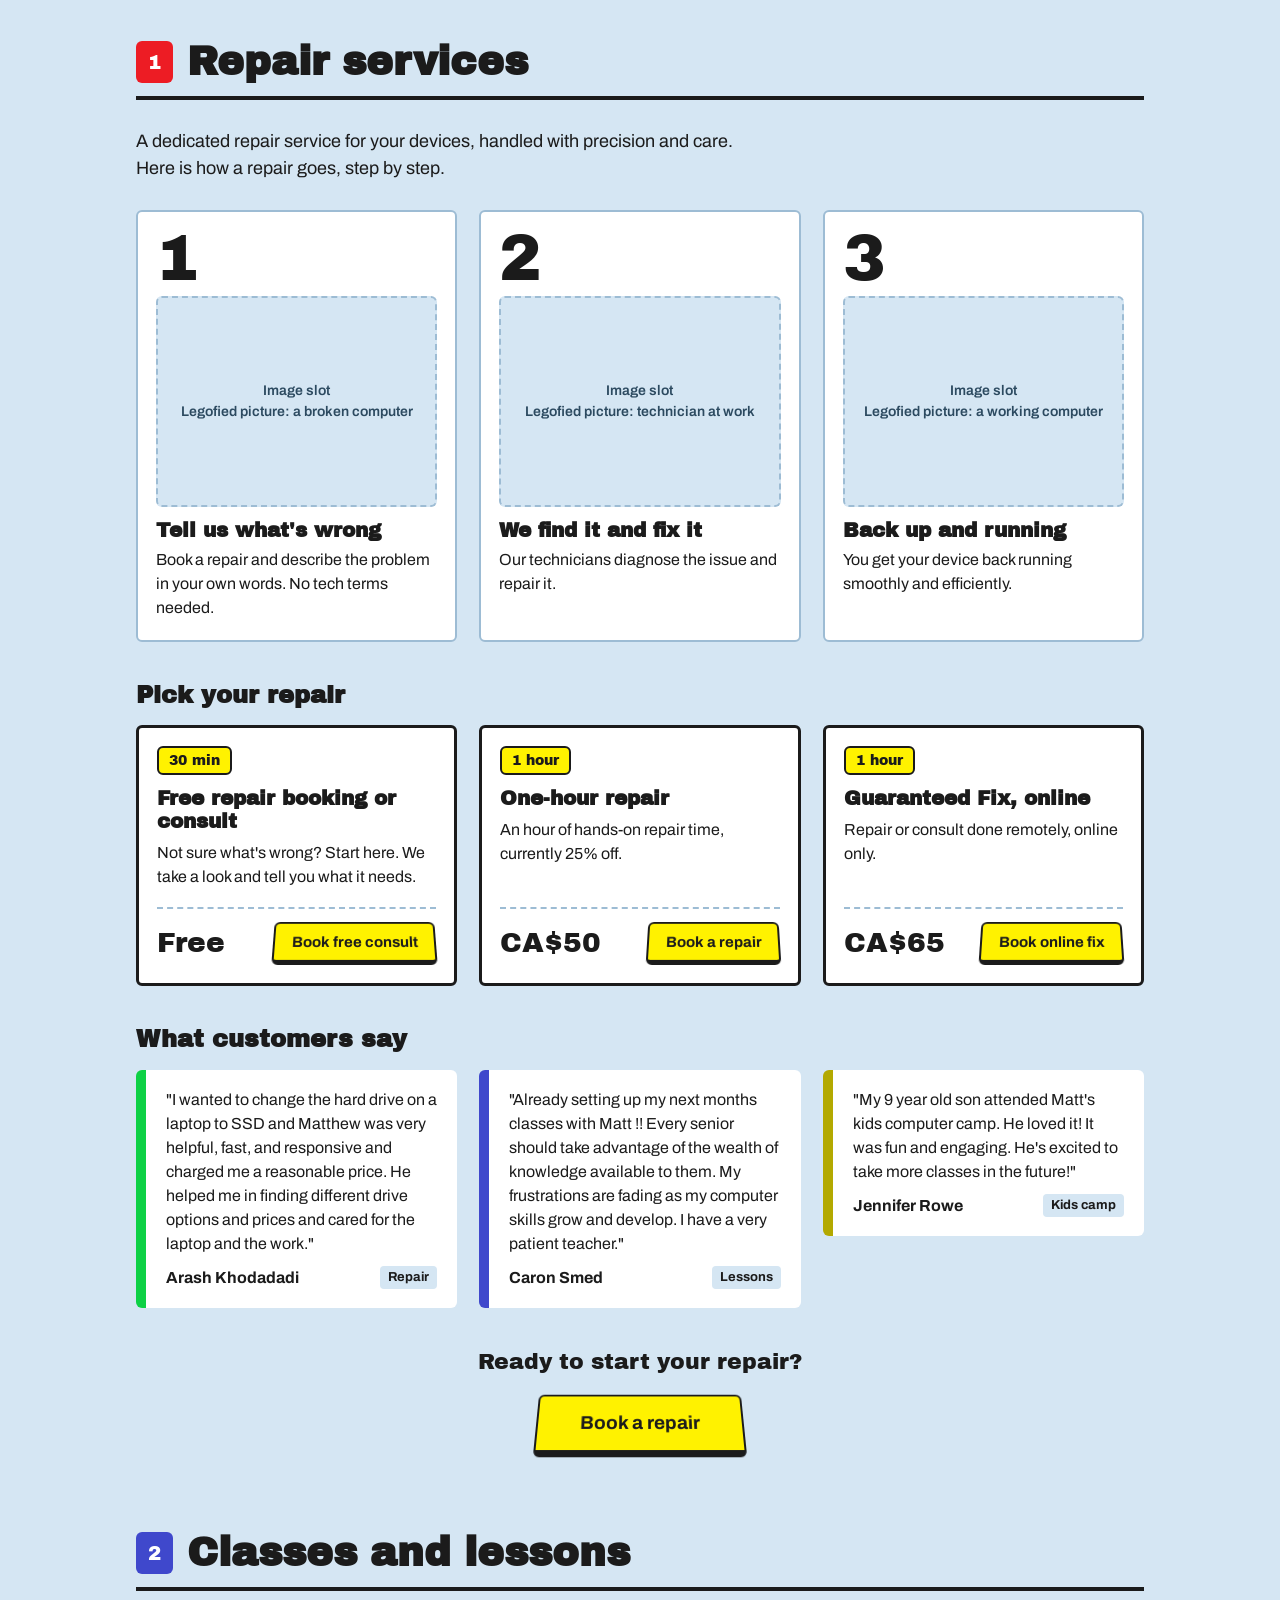
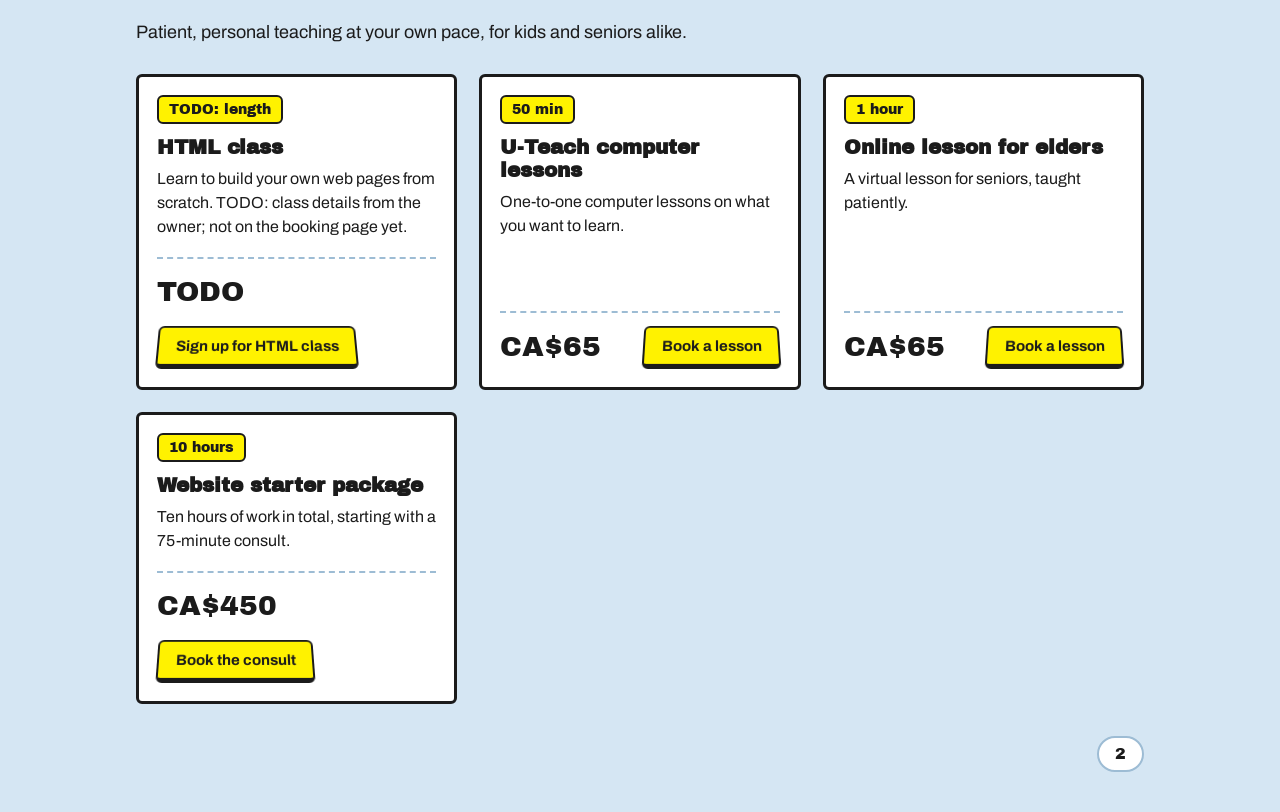
<file: mockups/feature.html>
<!DOCTYPE html>
<!--
  FEATURE MOCKUP: repair services section, canuteach.me overhaul. Built from the approved preview.

  Direction comes from the user's three reference images and notes:
  - Image 1 (doodle, rows of studded bricks): brick shape, three studs per brick, red/blue/yellow/green palette.
  - Image 2 (photo, "LET'S PLAY" spelled in bricks on a green baseplate): headline built from bricks on a studded plate.
  - Image 3 (doodle, full wall with two cyan panels): hero layout. Panel 1 = headline + jump buttons, panel 2 = info + CTA.
  - Notes: 3D bricks fall and stack into a wall; when it is full the hero text and buttons appear; the rest of the
    page looks like a building-instructions manual; weak phones get an SVG wall instead; three.js is welcome.

  Effects used:
  - Instruction-manual layout (numbered build steps, parts box, page number): original, from the user's note that
    the rest of the page looks like a manual, and the "Bold instruction-booklet" font choice.
  - Button "hot-catfish-48" by adamgiebl, uiverse.io/adamgiebl/hot-catfish-48 : tilt-and-press CTA, glow removed.

  Image slots are placeholders for the legofied pictures the owner will make.
  Step copy is a draft rewording of the current site. Services and prices are TODO. The review is from the current site.
-->
<html lang="en">
<head>
<meta charset="utf-8">
<meta name="viewport" content="width=device-width, initial-scale=1">
<title>Repair services mockup: CanUteach.me</title>
<link rel="preconnect" href="https://fonts.googleapis.com">
<link href="https://fonts.googleapis.com/css2?family=Archivo:wght@400;600;700&family=Archivo+Black&display=swap" rel="stylesheet">
<style>
:root{
  /* Palette sampled from the user's doodles */
  --color-red:#ed1c24; --color-red-dark:#a80f15;
  --color-blue:#3f48cc; --color-blue-dark:#2a318f;
  --color-yellow:#fff200; --color-yellow-dark:#b3a900;
  --color-green:#0ed145; --color-green-dark:#09902f;
  --color-plate:#00a8f3; --color-plate-dark:#0079b0;
  --color-ink:#1b1b1b; --color-paper:#ffffff;
  --color-manual:#d5e6f3; --color-manual-line:#9dbcd4;
  --font-heading:"Archivo Black","Arial Black",Impact,sans-serif;
  --font-body:"Archivo",Arial,Helvetica,sans-serif;
  --radius-brick:6px;
  --settle:cubic-bezier(.18,1.25,.4,1);
}
*{box-sizing:border-box}
html{scroll-behavior:smooth}
body{margin:0;font-family:var(--font-body);color:var(--color-ink);background:var(--color-manual);line-height:1.5}
a{color:inherit}
:focus-visible{outline:3px solid var(--color-ink);outline-offset:3px}
.sr-only{position:absolute;width:1px;height:1px;overflow:hidden;clip-path:inset(50%);white-space:nowrap}

/* CTA: hot-catfish-48 tilt-and-press, glow removed */
.press{display:inline-block;font:700 19px var(--font-body);text-decoration:none;padding:.9em 2.2em;cursor:pointer;color:var(--color-ink);
  background:var(--color-yellow);border:2px solid var(--color-ink);border-bottom:7px solid var(--color-ink);border-radius:var(--radius-brick);
  transform:perspective(220px) rotateX(12deg);transition:transform .25s}
.press:hover{transform:perspective(200px) rotateX(24deg) translateY(2px)}
.press:active{transform:perspective(190px) rotateX(30deg) translateY(5px)}

/* ================= MANUAL PAGES ================= */
.manual{max-width:1040px;margin:0 auto;padding:40px 16px 24px}
.manual-head{display:flex;align-items:center;gap:14px;border-bottom:4px solid var(--color-ink);padding-bottom:12px;margin-bottom:28px}
.manual-head .no{font-family:var(--font-heading);font-size:20px;background:var(--color-red);color:#fff;padding:6px 12px;border-radius:var(--radius-brick)}
.manual-head h2{font-family:var(--font-heading);font-size:clamp(26px,4.5vw,40px);line-height:1.1;margin:0}
.lede{max-width:60ch;font-size:18px;margin:0 0 28px}
.steps{display:grid;gap:22px;grid-template-columns:repeat(auto-fit,minmax(270px,1fr));padding:0;margin:0;list-style:none;counter-reset:step}
.step{counter-increment:step;position:relative;background:var(--color-paper);border:2px solid var(--color-manual-line);border-radius:var(--radius-brick);padding:18px 18px 20px}
.step::before{content:counter(step);font-family:var(--font-heading);font-size:64px;line-height:.9;display:block;margin-bottom:8px}
.step h3{font-family:var(--font-heading);font-size:20px;line-height:1.15;margin:12px 0 6px}
.step p{margin:0;max-width:40ch}
.slot{display:grid;place-items:center;text-align:center;aspect-ratio:4/3;border:2px dashed var(--color-manual-line);border-radius:var(--radius-brick);
  background:var(--color-manual);font-size:14px;font-weight:600;padding:12px;color:#2c4a60}
.parts{margin-top:14px;border:3px solid var(--color-ink);background:var(--color-yellow);border-radius:var(--radius-brick);padding:10px 12px}
.parts b{display:block;font-family:var(--font-heading);font-weight:400;font-size:14px;letter-spacing:.04em;text-transform:uppercase;margin-bottom:4px}
.parts ul{margin:0;padding:0;list-style:none;font-weight:600;font-size:15px}
.parts li::before{content:"1x  ";font-family:var(--font-heading)}
.callout{margin-top:26px;display:grid;gap:18px;grid-template-columns:repeat(auto-fit,minmax(270px,1fr));align-items:center}
.quote{margin:0;background:var(--color-paper);border-left:10px solid var(--color-green);border-radius:var(--radius-brick);padding:18px 20px}
.quote p{margin:0 0 10px}
.quote cite{font-style:normal;font-weight:700}
.cta-box{text-align:center;padding:10px}
.cta-box p{font-family:var(--font-heading);font-size:22px;line-height:1.15;margin:0 0 18px}
.next{margin-top:36px;background:var(--color-blue);color:#fff;border-radius:var(--radius-brick);padding:22px;display:flex;flex-wrap:wrap;gap:16px;align-items:center;justify-content:space-between;box-shadow:0 7px 0 var(--color-blue-dark)}
.next h2{font-family:var(--font-heading);font-size:24px;margin:0 0 4px}
.next p{margin:0;max-width:52ch}
.next a{display:inline-block;font-weight:700;text-decoration:none;background:#fff;color:var(--color-ink);padding:12px 20px;border-radius:var(--radius-brick);border:2px solid var(--color-ink)}
.next a:focus-visible{outline-color:#fff}
.press.small{font-size:15px;padding:.7em 1.1em;border-bottom-width:5px}
.manual-head .no.blue{background:var(--color-blue)}
h3.sub{font-family:var(--font-heading);font-size:24px;line-height:1.15;margin:40px 0 16px;scroll-margin-top:16px}
.menu{display:grid;gap:22px;grid-template-columns:repeat(auto-fit,minmax(270px,1fr));padding:0;margin:0;list-style:none}
.service{position:relative;display:flex;flex-direction:column;gap:8px;background:var(--color-paper);border:3px solid var(--color-ink);border-radius:var(--radius-brick);padding:18px}
.service .qty{align-self:flex-start;font-family:var(--font-heading);font-size:14px;background:var(--color-yellow);border:2px solid var(--color-ink);border-radius:var(--radius-brick);padding:2px 10px}
.service h4{font-family:var(--font-heading);font-size:20px;line-height:1.15;margin:4px 0 0}
.service p{margin:0;flex:1;max-width:40ch}
.price{display:flex;flex-wrap:wrap;align-items:center;justify-content:space-between;gap:12px;margin-top:10px;padding-top:12px;border-top:2px dashed var(--color-manual-line)}
.price b{font-family:var(--font-heading);font-weight:400;font-size:28px}
.reviews{display:grid;gap:22px;grid-template-columns:repeat(auto-fit,minmax(270px,1fr));align-items:start}
.quote.blue{border-left-color:var(--color-blue)}
.quote.yellow{border-left-color:var(--color-yellow-dark)}
.quote .tag{float:right;font-size:13px;font-weight:700;background:var(--color-manual);border-radius:4px;padding:2px 8px}
.manual > .cta-box{margin-top:32px}
.page-no{max-width:1040px;margin:0 auto;padding:8px 16px 40px;display:flex;justify-content:flex-end}
.page-no span{font-family:var(--font-heading);background:var(--color-paper);border:2px solid var(--color-manual-line);border-radius:999px;padding:4px 16px}

@media (prefers-reduced-motion:reduce){
  html{scroll-behavior:auto}
  .press{transition:none}
  .press:hover,.press:active{transform:perspective(220px) rotateX(12deg)}
}
</style>
</head>
<body>

<main>
  <section class="manual" id="repairs" aria-labelledby="repairs-title">
    <div class="manual-head"><span class="no">1</span><h2 id="repairs-title">Repair services</h2></div>
    <p class="lede">A dedicated repair service for your devices, handled with precision and care. Here is how a repair goes, step by step.</p>

    <ol class="steps">
      <li class="step">
        <div class="slot">Image slot<br>Legofied picture: a broken computer</div>
        <h3>Tell us what's wrong</h3>
        <p>Book a repair and describe the problem in your own words. No tech terms needed.</p>
      </li>
      <li class="step">
        <div class="slot">Image slot<br>Legofied picture: technician at work</div>
        <h3>We find it and fix it</h3>
        <p>Our technicians diagnose the issue and repair it.</p>
      </li>
      <li class="step">
        <div class="slot">Image slot<br>Legofied picture: a working computer</div>
        <h3>Back up and running</h3>
        <p>You get your device back running smoothly and efficiently.</p>
      </li>
    </ol>

    <!-- Services and prices are taken from the current booking page (signup-u-teach.as.me), 2026-11-26. -->
    <h3 class="sub" id="book">Pick your repair</h3>
    <ul class="menu">
      <li class="service">
        <span class="qty">30 min</span>
        <h4>Free repair booking or consult</h4>
        <p>Not sure what's wrong? Start here. We take a look and tell you what it needs.</p>
        <div class="price"><b>Free</b><a class="press small" href="https://signup-u-teach.as.me/">Book free consult</a></div>
      </li>
      <li class="service">
        <span class="qty">1 hour</span>
        <h4>One-hour repair</h4>
        <p>An hour of hands-on repair time, currently 25% off.</p>
        <div class="price"><b>CA$50</b><a class="press small" href="https://signup-u-teach.as.me/">Book a repair</a></div>
      </li>
      <li class="service">
        <span class="qty">1 hour</span>
        <h4>Guaranteed Fix, online</h4>
        <p>Repair or consult done remotely, online only.</p>
        <div class="price"><b>CA$65</b><a class="press small" href="https://signup-u-teach.as.me/">Book online fix</a></div>
      </li>
    </ul>

    <h3 class="sub">What customers say</h3>
    <div class="reviews">
      <blockquote class="quote">
        <p>"I wanted to change the hard drive on a laptop to SSD and Matthew was very helpful, fast, and responsive and charged me a reasonable price. He helped me in finding different drive options and prices and cared for the laptop and the work."</p>
        <cite>Arash Khodadadi</cite><span class="tag">Repair</span>
      </blockquote>
      <blockquote class="quote blue">
        <p>"Already setting up my next months classes with Matt !! Every senior should take advantage of the wealth of knowledge available to them. My frustrations are fading as my computer skills grow and develop. I have a very patient teacher."</p>
        <cite>Caron Smed</cite><span class="tag">Lessons</span>
      </blockquote>
      <blockquote class="quote yellow">
        <p>"My 9 year old son attended Matt's kids computer camp. He loved it! It was fun and engaging. He's excited to take more classes in the future!"</p>
        <cite>Jennifer Rowe</cite><span class="tag">Kids camp</span>
      </blockquote>
    </div>

    <div class="cta-box">
      <p>Ready to start your repair?</p>
      <a class="press" href="https://signup-u-teach.as.me/">Book a repair</a>
    </div>
  </section>

  <section class="manual" id="classes" aria-labelledby="classes-title">
    <div class="manual-head"><span class="no blue">2</span><h2 id="classes-title">Classes and lessons</h2></div>
    <p class="lede">Patient, personal teaching at your own pace, for kids and seniors alike.</p>
    <ul class="menu">
      <li class="service">
        <span class="qty">TODO: length</span>
        <h4>HTML class</h4>
        <p>Learn to build your own web pages from scratch. TODO: class details from the owner; not on the booking page yet.</p>
        <div class="price"><b>TODO</b><a class="press small" href="https://signup-u-teach.as.me/">Sign up for HTML class</a></div>
      </li>
      <li class="service">
        <span class="qty">50 min</span>
        <h4>U-Teach computer lessons</h4>
        <p>One-to-one computer lessons on what you want to learn.</p>
        <div class="price"><b>CA$65</b><a class="press small" href="https://signup-u-teach.as.me/">Book a lesson</a></div>
      </li>
      <li class="service">
        <span class="qty">1 hour</span>
        <h4>Online lesson for elders</h4>
        <p>A virtual lesson for seniors, taught patiently.</p>
        <div class="price"><b>CA$65</b><a class="press small" href="https://signup-u-teach.as.me/">Book a lesson</a></div>
      </li>
      <li class="service">
        <span class="qty">10 hours</span>
        <h4>Website starter package</h4>
        <p>Ten hours of work in total, starting with a 75-minute consult.</p>
        <div class="price"><b>CA$450</b><a class="press small" href="https://signup-u-teach.as.me/">Book the consult</a></div>
      </li>
    </ul>
  </section>
  <div class="page-no"><span>2</span></div>
</main>

</body>
</html>
</file>
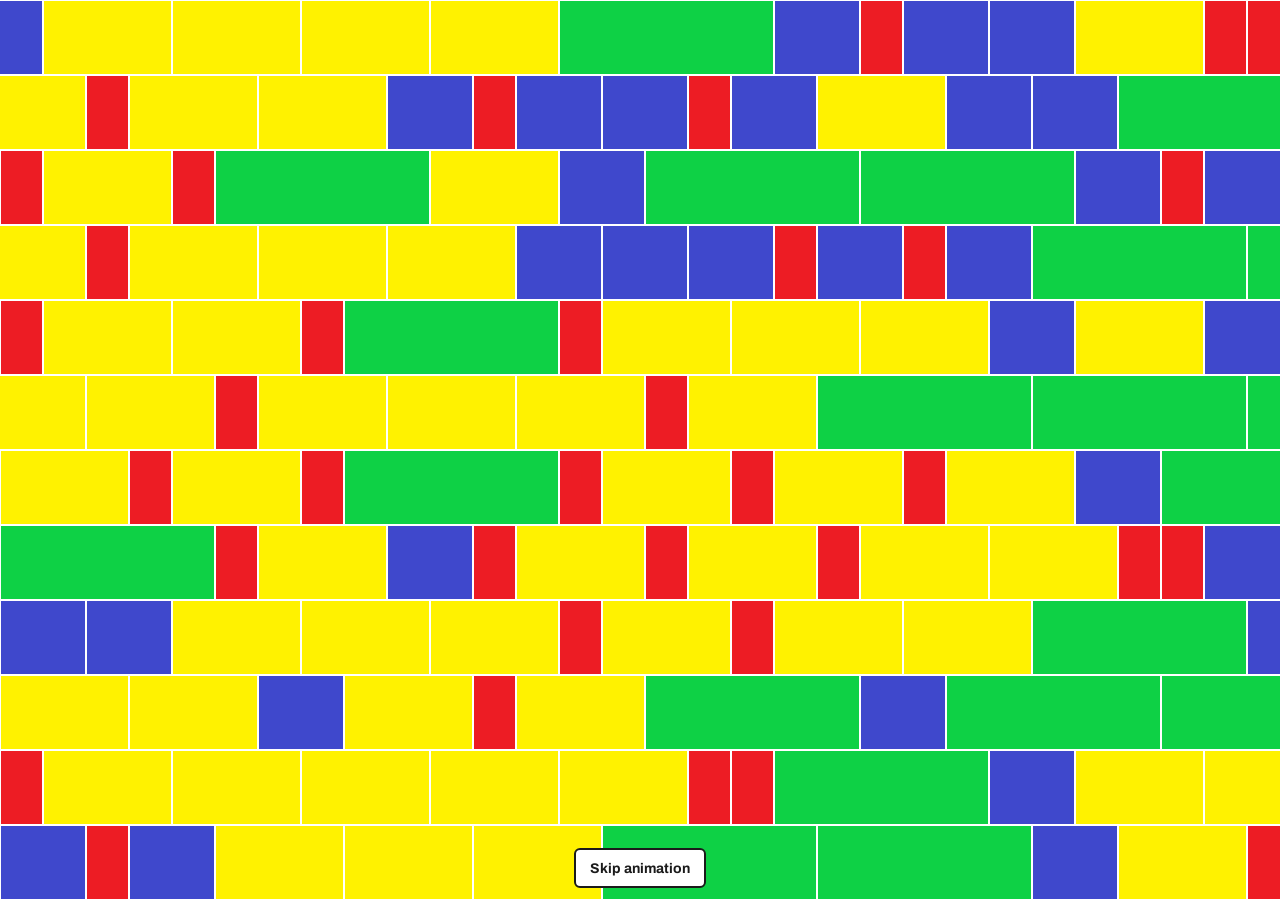
<file: mockups/hero.html>
<!DOCTYPE html>
<!--
  HERO MOCKUP: canuteach.me overhaul. Generated from the live hero in index.html (second pass, 2026-11-26).

  Direction comes from the user's reference images and notes:
  - Image 1 (doodle, rows of studded bricks): brick shape, red/blue/yellow/green palette.
  - Image 2 (photo, "LET'S PLAY" spelled in bricks on a green baseplate): headline built from bricks that sit on
    the plate's studs.
  - Image 3 (doodle, full wall with two cyan panels): hero layout. Panel 1 = headline + jump buttons, panel 2 = info + CTA.
  - Image 4 (sketch, a box whose edges converge on one point): panels must share the wall's perspective.
  - Images 5 and 6 (colour markups on the headline): which brick lengths make each letter, and their colours.
  - Notes: 3D bricks fall and stack into a wall; when it is full the hero appears; panels sit off the wall as if on
    sideways (SNOT) bricks; buttons are thick blocks that attach to the plate on hover or press; weak phones get an
    SVG wall; three.js is welcome.

  Effects used:
  - Falling brick wall: original three.js scene (InstancedMesh). Matches images 1 and 3.
    Bricks are 1, 2, 3 or 5 studs long and coloured by length like the headline, laid at random in gap-free rows
    with each colour's share of the wall set by WALL_SHARE (image 7: the user's sketch of mixed-length rows).
  - SVG wall fallback: same layout drawn as flat SVG rows. Matches image 1.
  - 3D plates, letters, buttons and tile: original CSS 3D boxes under a CSS perspective equal to the three.js
    camera (50 degree field of view, vanishing point at the hero centre). Matches images 2, 4, 5 and 6.
  - Toast Overshoot curve, kinetics.colorion.co/effects/toast-overshoot/ : the settle on bricks, SVG rows and buttons.
  - Dot Pattern, magicui.design/docs/components/dot-pattern : rewritten as plain CSS raised studs.

  Wall mode: add ?wall=svg or ?wall=3d to the URL to force one. Reduced motion shows the finished wall at once.
  Headline and blurb are draft copy. three.js loads from a CDN here; the live site should host its own copy.
-->
<html lang="en">
<head>
<meta charset="utf-8">
<meta name="viewport" content="width=device-width, initial-scale=1">
<title>Hero mockup: CanUteach.me</title>
<link rel="preconnect" href="https://fonts.googleapis.com">
<link href="https://fonts.googleapis.com/css2?family=Archivo:wght@400;600;700&family=Archivo+Black&display=swap" rel="stylesheet">
<style>
:root{
  /* Palette sampled from the user's doodles */
  --color-red:#ed1c24; --color-red-dark:#a80f15;
  --color-blue:#3f48cc; --color-blue-dark:#2a318f;
  --color-yellow:#fff200; --color-yellow-dark:#b3a900;
  --color-green:#0ed145; --color-green-dark:#09902f;
  --color-plate:#00a8f3; --color-plate-dark:#0079b0;
  --color-ink:#1b1b1b; --color-paper:#ffffff;
  --color-manual:#d5e6f3; --color-manual-line:#9dbcd4;
  --font-heading:"Archivo Black","Arial Black",Impact,sans-serif;
  --font-body:"Archivo",Arial,Helvetica,sans-serif;
  --radius-brick:6px;
  --settle:cubic-bezier(.18,1.25,.4,1);
}
*{box-sizing:border-box}
html{scroll-behavior:smooth}
body{margin:0;font-family:var(--font-body);color:var(--color-ink);background:var(--color-manual);line-height:1.5}
a{color:inherit}
:focus-visible{outline:3px solid var(--color-ink);outline-offset:3px}
.sr-only{position:absolute;width:1px;height:1px;overflow:hidden;clip-path:inset(50%);white-space:nowrap}

/* ================= HERO ================= */
.hero{position:relative;min-height:100svh;overflow:hidden;background:#fff;display:grid;place-items:center;padding:72px 16px 88px}
/* Default wall (also the no-JavaScript wall): a static SVG brick pattern */
.wall{position:absolute;inset:0;
  background-color:var(--color-red);
  background-image:url("data:image/svg+xml,%3Csvg xmlns='http://www.w3.org/2000/svg' width='520' height='150'%3E%3Cg stroke='%23fff' stroke-width='2'%3E%3Crect width='130' height='75' fill='%23ed1c24'/%3E%3Crect x='130' width='130' height='75' fill='%233f48cc'/%3E%3Crect x='260' width='130' height='75' fill='%23fff200'/%3E%3Crect x='390' width='130' height='75' fill='%230ed145'/%3E%3Crect x='-65' y='75' width='130' height='75' fill='%233f48cc'/%3E%3Crect x='65' y='75' width='130' height='75' fill='%23ed1c24'/%3E%3Crect x='195' y='75' width='130' height='75' fill='%230ed145'/%3E%3Crect x='325' y='75' width='130' height='75' fill='%23ed1c24'/%3E%3Crect x='455' y='75' width='130' height='75' fill='%233f48cc'/%3E%3C/g%3E%3C/svg%3E");
  background-position:center bottom}
.js .wall{background:#fff}
.wall canvas,.wall svg{position:absolute;inset:0;width:100%;height:100%;display:block}
.wall .row{animation:row-drop .6s var(--settle) both;animation-delay:calc(var(--r) * .2s)}
.wall.still .row{animation:none}
@keyframes row-drop{from{transform:translateY(-110vh)}to{transform:none}}

.stage{position:relative;z-index:1;align-self:stretch;justify-self:stretch;display:grid;place-items:center;perspective:700px;perspective-origin:50% calc(50% + 8px)}
.hero-ui{position:relative;display:grid;gap:30px;justify-items:center;--u:18px;transform-style:preserve-3d}
.js .hero-ui{visibility:hidden}
.built .hero-ui{visibility:visible}

/* One stud per --u square. Every hero piece uses this, so studs, letters and buttons share a grid. */
.studded{
  background-image:
    radial-gradient(circle at 42% 40%, rgba(255,255,255,.55) 0 6%, transparent 22%),
    radial-gradient(circle at 50% 50%, var(--face) 0 31%, transparent 33%),
    radial-gradient(circle at 50% 54%, rgba(0,0,0,.42) 0 33%, transparent 40%);
  background-size:var(--u) var(--u)}

/* Box: a real 3D block. The front face stands --d in front of whatever it sits on, with four side faces
   running back to it. The hero has the same perspective as the three.js camera, so these boxes and the
   wall bricks share one vanishing point (the centre of the hero). */
.box{transform-style:preserve-3d;transform:translateZ(var(--d))}
.box > .side{position:absolute;pointer-events:none;background:var(--side)}
.box > .side.t{left:0;top:0;width:100%;height:var(--d);transform-origin:50% 0;transform:rotateX(-90deg);background:color-mix(in srgb,var(--side) 78%,#fff)}
.box > .side.b{left:0;bottom:0;width:100%;height:var(--d);transform-origin:50% 100%;transform:rotateX(90deg);background:color-mix(in srgb,var(--side) 80%,#000)}
.box > .side.l{left:0;top:0;height:100%;width:var(--d);transform-origin:0 50%;transform:rotateY(90deg)}
.box > .side.r{right:0;top:0;height:100%;width:var(--d);transform-origin:100% 50%;transform:rotateY(-90deg);background:color-mix(in srgb,var(--side) 88%,#000)}
/* Shadow cast on the surface behind the box */
.box > .cast{position:absolute;inset:0;pointer-events:none;transform:translateZ(calc(var(--d) * -1 + 1px));
  background:rgba(0,0,0,.35);box-shadow:calc(var(--d) * .35) calc(var(--d) * .55) calc(var(--d) * .6) calc(var(--d) * .1) rgba(0,0,0,.5)}

/* Plate: a baseplate standing off the wall, studs facing out. */
.plate{--face:var(--color-plate);--side:var(--color-plate-dark);
  position:relative;background-color:var(--face);padding:var(--u);text-align:center;
  box-shadow:inset 1px 1px 0 rgba(255,255,255,.4),inset -1px -1px 0 rgba(0,0,0,.25)}
.plate.grid{padding:0}
.plate.grid h1,.plate.grid nav,.plate.grid ul,.plate.grid li{position:absolute;inset:0;margin:0;padding:0;transform-style:preserve-3d;pointer-events:none}
.built .plate{animation:plate-in .6s var(--settle) both}
.built .plate.info{animation-delay:.9s}
@keyframes plate-in{from{transform:translateZ(calc(var(--d) + 300px));visibility:hidden}1%{visibility:visible}to{transform:translateZ(var(--d));visibility:visible}}

.hero h1{margin:0 0 var(--u);font-family:var(--font-heading);font-size:clamp(34px,7vw,60px);line-height:1.05}
/* Headline: letters are built from bricks 1, 2, 3 and 5 studs long, each sitting on the plate's studs. */
.brick-word{position:absolute;inset:0;display:grid;grid-auto-rows:var(--u);pointer-events:none;transform:translateZ(var(--lift))}
.brick-word .on{--face:var(--c);background-color:var(--c);box-shadow:inset 0 0 0 1px rgba(0,0,0,.22),inset 1px 1px 0 rgba(255,255,255,.45)}
.built .brick-word .on{animation:cell-in .32s var(--settle) both;animation-delay:calc(.35s + var(--n) * 30ms)}
@keyframes cell-in{from{transform:translateY(-18px) scale(.4);opacity:0}to{transform:none;opacity:1}}
/* The sides of the letter bricks: stacked slices of the headline's footprint */
.word-layer{position:absolute;inset:0;pointer-events:none;background-repeat:no-repeat}
.built .word-layer{animation:fade-in .35s 1.9s both}
@keyframes fade-in{from{opacity:0}to{opacity:1}}

.jump{display:flex;flex-wrap:wrap;gap:var(--u);justify-content:center;margin:0;padding:0;list-style:none}

/* Button: a brick on the plate. Smooth printed centre, a column of studs at each end. */
.brick-btn{--face:var(--color-paper);--side:#b9b9b9;
  position:relative;display:inline-flex;align-items:center;justify-content:center;
  min-height:calc(var(--u) * 2);padding:0 calc(var(--u) * 1.5);
  font:700 15px/1.1 var(--font-body);color:var(--color-ink);text-decoration:none;
  background-color:var(--face);pointer-events:auto;
  box-shadow:inset 1px 1px 0 rgba(255,255,255,.7),inset 0 0 0 1px rgba(0,0,0,.2);
  transition:transform .12s}
.brick-btn::before,.brick-btn::after{content:"";position:absolute;top:0;bottom:0;width:var(--u);
  background-image:
    radial-gradient(circle at 42% 40%, rgba(255,255,255,.7) 0 6%, transparent 22%),
    radial-gradient(circle at 50% 50%, var(--face) 0 31%, transparent 33%),
    radial-gradient(circle at 50% 54%, rgba(0,0,0,.42) 0 33%, transparent 40%);
  background-size:var(--u) var(--u)}
.brick-btn::before{left:0}
.brick-btn::after{right:0}
/* A button is a thick block held just above the plate. Hover, focus or press snaps it down onto the studs. */
.brick-btn.box{--gap:calc(var(--u) * 1.3);transform:translateZ(calc(var(--d) + var(--gap)));transition:transform .2s cubic-bezier(.3,1.6,.5,1)}
.brick-btn.box > .cast{transform:translateZ(calc((var(--d) + var(--gap)) * -1 + 1px));opacity:.75;
  box-shadow:calc(var(--u) * .9) calc(var(--u) * 1.2) calc(var(--u) * .9) rgba(0,0,0,.45);
  transition:transform .2s cubic-bezier(.3,1.6,.5,1),box-shadow .2s,opacity .2s}
.brick-btn.box:hover,.brick-btn.box:focus-visible,.brick-btn.box:active{--gap:0px}
.brick-btn.box:hover > .cast,.brick-btn.box:focus-visible > .cast,.brick-btn.box:active > .cast{opacity:1;box-shadow:2px 3px 3px rgba(0,0,0,.5)}
.brick-btn.box:active{transform:translateZ(calc(var(--d) - 2px))}
.brick-btn:focus-visible{outline:3px solid var(--color-ink);outline-offset:3px}
.brick-btn.cta{--face:var(--color-yellow);--side:var(--color-yellow-dark);font-size:19px;min-height:calc(var(--u) * 3)}

/* Tile: a smooth printed tile for running text. */
.tile{--side:#b9b9b9;margin:0 0 var(--u);padding:calc(var(--u) * .6) var(--u);font-size:17px;font-weight:600;line-height:1.4;
  background:var(--color-paper);display:flex;align-items:center;justify-content:center;pointer-events:auto;
  box-shadow:inset 1px 1px 0 #fff,inset 0 0 0 1px rgba(0,0,0,.2)}
.plate.grid .brick-btn,.plate.grid .tile{position:absolute;margin:0;min-height:0;padding-top:0;padding-bottom:0}
.small .tile{font-size:15px}
.small .brick-btn{font-size:14px}
.small .brick-btn.cta{font-size:17px}

.controls{position:absolute;z-index:2;left:12px;right:12px;bottom:12px;display:flex;flex-wrap:wrap;gap:8px;align-items:center;justify-content:center}
.controls button{font:700 14px var(--font-body);min-height:40px;padding:8px 14px;background:#fff;color:var(--color-ink);border:2px solid var(--color-ink);border-radius:var(--radius-brick);cursor:pointer}
.built #skip{display:none}
html:not(.js) .controls{display:none}

@media (prefers-reduced-motion:reduce){
  html{scroll-behavior:auto}
  .wall .row,.built .plate,.built .brick-word .on,.built .word-layer{animation:none}
  .press,.brick-btn.box,.brick-btn.box > .cast{transition:none}
  .press:hover,.press:active{transform:perspective(220px) rotateX(12deg)}
}
</style>
</head>
<body>

<header class="hero" id="top">
  <div class="wall" id="wall" aria-hidden="true"></div>

  <div class="stage">
  <div class="hero-ui" id="hero-ui">
    <div class="plate studded" id="plate-title">
      <h1 id="hero-title"><span id="hero-text">We fix it.</span><span class="brick-word" id="brick-word" aria-hidden="true"></span></h1>
      <nav aria-label="Jump to a section">
        <ul class="jump">
          <li><a class="brick-btn" href="feature.html#repairs">Repair services</a></li>
          <li><a class="brick-btn" href="feature.html#classes">HTML classes</a></li>
        </ul>
      </nav>
    </div>
    <div class="plate studded info" id="plate-info">
      <p class="tile">Computer acting up? Our technicians find the problem and get your device running smoothly again.</p>
      <a class="brick-btn cta" href="feature.html#book">Book a repair</a>
    </div>
  </div>
  </div>

  <div class="controls">
    <button type="button" id="skip">Skip animation</button>
  </div>
</header>

<script type="module">
const THREE_URL = 'https://cdn.jsdelivr.net/npm/three@0.160.0/build/three.module.js';
const root = document.documentElement;
const wall = document.getElementById('wall');
const reduced = matchMedia('(prefers-reduced-motion: reduce)').matches;
const params = new URLSearchParams(location.search);
root.classList.add('js');

/* ---------- hero pieces on one stud grid, as 3D boxes under the wall camera ---------- */
const FOV = 50;                                    // shared by the three.js camera and the CSS perspective
const camDist = h => (h / 2) / Math.tan(FOV / 2 * Math.PI / 180);
const GLYPHS = {
  W:['10001','10001','10101','11011','10001'], E:['1111','1000','1110','1000','1111'],
  F:['1111','1000','1110','1000','1000'],      I:['111','010','010','010','111'],
  X:['10001','01010','00100','01010','10001'], T:['11111','00100','00100','00100','00100']
};
const HEADLINE = 'WE FIX IT';
// Brick colour by length: 1 stud red, 2 blue, 3 yellow, 5 green.
const BRICK_COLORS = { 1: '#ed1c24', 2: '#3f48cc', 3: '#fff200', 5: '#0ed145' };
// How each letter is laid in bricks, as [column, row, width, height] in studs. From the owner's markup.
const BRICKS = {
  W: [[0,0,1,5],[4,0,1,5],[2,2,1,1],[1,3,1,1],[3,3,1,1]],
  E: [[0,0,1,5],[1,0,3,1],[1,2,1,1],[2,2,1,1],[1,4,3,1]],
  F: [[0,0,1,5],[1,0,3,1],[1,2,1,1],[2,2,1,1]],
  I: [[0,0,3,1],[1,1,1,3],[0,4,3,1]],
  T: [[0,0,5,1],[2,1,1,2],[2,3,1,2]]
};
// Letters without a layout (X, and any new letter) are laid as single studs.
function bricksOf(ch){
  if (BRICKS[ch]) return BRICKS[ch].map(([c, r, w, h]) => ({ c, r, w, h }));
  const out = [];
  GLYPHS[ch].forEach((row, r) => [...row].forEach((bit, c) => { if (bit === '1') out.push({ c, r, w: 1, h: 1 }); }));
  return out;
}
const darken = (hex, f) => '#' + [1, 3, 5].map(i => Math.round(parseInt(hex.slice(i, i + 2), 16) * f).toString(16).padStart(2, '0')).join('');
// Turn an element into a 3D box standing `depth` px proud of its parent surface.
function box(el, depth){
  el.classList.add('box');
  el.style.setProperty('--d', depth + 'px');
  if (!el.querySelector(':scope > .side'))
    for (const c of ['cast', 'side t', 'side b', 'side l', 'side r']) {
      const f = document.createElement('span'); f.className = c; f.setAttribute('aria-hidden', 'true'); el.appendChild(f);
    }
}
let heroKey = '';
function buildHero(){
  const ui = document.getElementById('hero-ui');
  // Same eye distance as the wall camera; the vanishing point is the centre of the hero.
  ui.parentElement.style.perspective = camDist(wall.clientHeight) + 'px';
  const vw = document.documentElement.clientWidth, small = vw < 640;
  // u = one stud. Everything below is placed in whole studs, so it lines up with the plate.
  const u = small ? Math.max(11, Math.min(16, Math.floor((vw - 28) / 24))) : 18;
  const cols = small ? Math.floor((vw - 28) / u) : Math.min(41, Math.floor((vw - 64) / u));
  if (heroKey === u + ':' + cols) return;
  heroKey = u + ':' + cols;
  ui.style.setProperty('--u', u + 'px');
  ui.classList.toggle('small', small);
  const px = n => n * u + 'px';
  const put = (el, x, y, w, h) => Object.assign(el.style, { left: px(x), top: px(y), width: px(w), height: px(h) });
  const standoff = u * 2, lift = Math.round(u * 0.7), btnDepth = Math.round(u * 1.4);

  /* plate 1: headline + jump buttons */
  const plate = document.getElementById('plate-title');
  const words = HEADLINE.split(' ').map(w => [...w].filter(ch => GLYPHS[ch]));
  const width = w => w.reduce((n, ch) => n + GLYPHS[ch][0].length, 0) + w.length - 1;
  const inner = cols - 2, lines = [];
  for (const w of words) {
    const last = lines[lines.length - 1];
    if (last && last.w + 2 + width(w) <= inner) { last.words.push(w); last.w += 2 + width(w); }
    else lines.push({ words: [w], w: width(w) });
  }
  let html = '', rects = '', y = 1, n = 0;
  for (const line of lines) {
    let x = 1 + Math.floor((inner - line.w) / 2);
    for (const w of line.words) {
      for (const ch of w) {
        const g = GLYPHS[ch];
        for (const b of bricksOf(ch)) {
          const c = BRICK_COLORS[Math.max(b.w, b.h)] || BRICK_COLORS[1], dark = darken(c, 0.55);
          html += `<span class="on studded" style="grid-column:${x + b.c + 1} / span ${b.w};grid-row:${y + b.r + 1} / span ${b.h};--c:${c};--n:${n++}"></span>`;
          rects += `<rect x="${(x + b.c) * u}" y="${(y + b.r) * u}" width="${b.w * u}" height="${b.h * u}" fill="${dark}"/>`;
        }
        x += g[0].length + 1;
      }
      x += 1;
    }
    y += 6;
  }
  const word = document.getElementById('brick-word'), h1 = word.parentElement;
  word.style.gridTemplateColumns = `repeat(${cols}, ${u}px)`;
  word.style.setProperty('--lift', lift + 'px');
  word.innerHTML = html;
  document.getElementById('hero-text').className = 'sr-only';
  // Letter sides: the footprint drawn once as an image, stacked in slices from the plate up to the letter tops
  h1.querySelectorAll('.word-layer').forEach(e => e.remove());
  const footprint = `url("data:image/svg+xml,${encodeURIComponent(`<svg xmlns="http://www.w3.org/2000/svg" width="${cols * u}" height="${y * u}">${rects}</svg>`)}")`;
  for (let z = 0; z < lift; z += 2) {
    const layer = document.createElement('span');
    layer.className = 'word-layer'; layer.setAttribute('aria-hidden', 'true');
    layer.style.backgroundImage = footprint; layer.style.transform = `translateZ(${z}px)`;
    h1.insertBefore(layer, word);
  }

  y += 1;
  const jumps = [...plate.querySelectorAll('.brick-btn')];
  const bw = Math.min(inner, small ? 13 : 11);
  if (jumps.length * bw + (jumps.length - 1) <= inner) {
    let x = Math.floor((cols - (jumps.length * bw + jumps.length - 1)) / 2);
    jumps.forEach(a => { put(a, x, y, bw, 2); x += bw + 1; });
    y += 2;
  } else {
    jumps.forEach(a => { put(a, Math.floor((cols - bw) / 2), y, bw, 2); y += 3; });
    y -= 1;
  }
  jumps.forEach(a => box(a, btnDepth));
  plate.classList.add('grid');
  plate.style.width = px(cols); plate.style.height = px(y + 1);
  box(plate, standoff);

  /* plate 2: text tile + main button */
  const info = document.getElementById('plate-info'), cols2 = small ? cols : cols - 4;
  const tile = info.querySelector('.tile'), cta = info.querySelector('.cta');
  info.classList.add('grid');
  info.style.width = px(cols2);
  Object.assign(tile.style, { left: px(1), top: px(1), width: px(cols2 - 2), height: 'auto' });
  const k = Math.max(2, Math.ceil((tile.offsetHeight + u * 0.6) / u));
  tile.style.height = px(k);
  const cw = Math.min(cols2 - 4, 14);
  put(cta, Math.floor((cols2 - cw) / 2), 1 + k + 1, cw, 3);
  info.style.height = px(1 + k + 1 + 3 + 1);
  box(tile, 5); box(cta, Math.round(u * 1.7)); box(info, standoff);
}
buildHero();
document.fonts && document.fonts.ready.then(() => { heroKey = ''; buildHero(); });
let heroTimer = 0;
addEventListener('resize', () => { clearTimeout(heroTimer); heroTimer = setTimeout(buildHero, 150); });

/* ---------- shared wall layout: rows of mixed-length bricks, bottom row first ----------
   Same rule as the headline: a brick's colour comes from its length (1 red, 2 blue, 3 yellow, 5 green).
   Each row is filled left to right with random lengths until it runs past the right edge, so there are
   never gaps. A length is re-rolled when its end would line up with a joint in the row below, which keeps
   the wall bonded instead of forming straight vertical cracks. */
// Share of the wall's surface each colour should cover, set by the owner:
// red (1-long) 15%, blue (2-long) 30%, yellow (3-long) 30%, green (5-long) 25%.
const WALL_SHARE = { 1: 15, 2: 30, 3: 30, 5: 25 };
// A long brick covers more studs, so its odds per brick are its share divided by its length
// (red 15, blue 15, yellow 10, green 5, out of 45).
const WALL_ODDS = Object.entries(WALL_SHARE).map(([n, share]) => [Number(n), share / n]);
const WALL_ODDS_TOTAL = WALL_ODDS.reduce((t, [, o]) => t + o, 0);
function randomLength(){
  let roll = Math.random() * WALL_ODDS_TOTAL;
  for (const [n, o] of WALL_ODDS) { if ((roll -= o) < 0) return n; }
  return 1;
}
function layout(w, h){
  const su = w < 600 ? 29 : 43;                   // one wall stud, in px
  const bh = Math.round(su * 1.74);
  const studsWide = Math.ceil(w / su), rows = Math.ceil(h / bh);
  const bricks = [];
  let below = new Set(), studCount = 0;
  for (let r = 0; r < rows; r++) {
    const joints = new Set();
    let pos = -((Math.random() * 3) | 0);         // start a little off-screen so rows do not share a left edge
    while (pos < studsWide) {
      let n = 1;
      for (let tries = 0; tries < 8; tries++) {
        n = randomLength();
        if (!below.has(pos + n)) break;
      }
      bricks.push({ x: pos * su, w: n * su, n, r, color: BRICK_COLORS[n], stud0: studCount });
      studCount += n; pos += n; joints.add(pos);
    }
    below = joints;
  }
  return { su, bh, rows, bricks, studCount };
}

let stop = () => {};          // cancels whatever is currently running
let finish = () => {};        // jumps the current wall to its finished state
const reveal = () => root.classList.add('built');

/* ---------- SVG wall: fallback for weak phones, reduced motion, or no WebGL ---------- */
function runSvg(animate){
  const w = wall.clientWidth, h = wall.clientHeight, L = layout(w, h);
  let s = `<svg viewBox="0 0 ${w} ${h}" preserveAspectRatio="xMidYMax slice">`;
  for (let r = 0; r < L.rows; r++) {
    s += `<g class="row" style="--r:${r}">`;
    for (const b of L.bricks) if (b.r === r) {
      const y = h - (r + 1) * L.bh, sw = L.su * 0.6, sh = L.bh * 0.2;
      for (let k = 0; k < b.n; k++)
        s += `<rect x="${b.x + L.su * (k + 0.5) - sw / 2}" y="${y - sh}" width="${sw}" height="${sh + 4}" rx="${sw * 0.3}" fill="${b.color}"/>`;
      s += `<rect x="${b.x}" y="${y}" width="${b.w}" height="${L.bh}" fill="${b.color}" stroke="#fff" stroke-width="2"/>`;
    }
    s += '</g>';
  }
  wall.innerHTML = s + '</svg>';
  wall.classList.toggle('still', !animate);
  if (!animate) { reveal(); return; }
  const timer = setTimeout(reveal, (L.rows * 0.2 + 0.6) * 1000);
  finish = () => { clearTimeout(timer); wall.classList.add('still'); reveal(); };
  stop = () => clearTimeout(timer);
}

/* ---------- three.js wall: 3D bricks fall and stack ---------- */
async function run3d(){
  const THREE = await import(THREE_URL);
  const renderer = new THREE.WebGLRenderer({ antialias: true });
  renderer.setPixelRatio(Math.min(devicePixelRatio, 2));
  renderer.setClearColor(0xffffff);
  wall.innerHTML = ''; wall.classList.remove('still'); wall.appendChild(renderer.domElement);

  const scene = new THREE.Scene();
  scene.add(new THREE.HemisphereLight(0xffffff, 0x9a9a9a, 2.2));
  const sun = new THREE.DirectionalLight(0xffffff, 1.6); sun.position.set(-0.5, 0.9, 1); scene.add(sun);
  const camera = new THREE.PerspectiveCamera(FOV, 1, 10, 10000);
  const mat = new THREE.MeshStandardMaterial({ roughness: 0.38, metalness: 0 });
  const dummy = new THREE.Object3D(), m = new THREE.Matrix4(), local = new THREE.Matrix4(), col = new THREE.Color();

  let L, boxes, studs, raf = 0, t0 = 0, done = false, disposed = false;

  function build(){
    const w = wall.clientWidth, h = wall.clientHeight;
    renderer.setSize(w, h, false);
    camera.aspect = w / h;
    const dist = camDist(h);   // 1 world unit = 1 CSS pixel at z = 0
    camera.position.set(w / 2, h / 2, dist); camera.lookAt(w / 2, h / 2, 0); camera.updateProjectionMatrix();
    if (boxes) { scene.remove(boxes, studs); boxes.geometry.dispose(); studs.geometry.dispose(); }
    L = layout(w, h); L.h = h; L.depth = L.bh * 0.9;
    const n = L.bricks.length;
    // One stud-wide box, stretched per brick to its length; one cylinder per stud
    boxes = new THREE.InstancedMesh(new THREE.BoxGeometry(L.su, L.bh - 2, L.depth), mat, n);
    studs = new THREE.InstancedMesh(new THREE.CylinderGeometry(L.su * 0.3, L.su * 0.3, L.bh * 0.2, 20), mat, L.studCount);
    // Instances start off-screen, so the auto-computed bounds would cull the whole wall
    boxes.frustumCulled = false; studs.frustumCulled = false;
    L.bricks.forEach((b, i) => {
      b.start =b.r * 0.26 + Math.random() * 0.3;
      b.rz = (Math.random() - 0.5) * 1.4; b.rx = (Math.random() - 0.5) * 2.2;
      col.set(b.color); boxes.setColorAt(i, col);
      for (let k = 0; k < b.n; k++) studs.setColorAt(b.stud0 + k, col);
    });
    L.total = Math.max(...L.bricks.map(b => b.start)) + 0.75;
    scene.add(boxes, studs);
  }

  const bounce = p => { const n = 7.5625, d = 2.75;
    if (p < 1 / d) return n * p * p;
    if (p < 2 / d) return n * (p -= 1.5 / d) * p + 0.75;
    if (p < 2.5 / d) return n * (p -= 2.25 / d) * p + 0.9375;
    return n * (p -= 2.625 / d) * p + 0.984375; };

  function place(t){
    L.bricks.forEach((b, i) => {
      const p = Math.min(Math.max((t - b.start) / 0.75, 0), 1), e = bounce(p), spin = 1 - Math.min(p * 1.6, 1);
      const vis = p > 0 ? 1 : 0.0001;
      dummy.position.set(b.x + b.w / 2, b.r * L.bh + L.bh / 2 + (1 - e) * (L.h + 240), -L.depth / 2 + (1 - Math.min(p * 1.25, 1)) * L.h * 0.3);
      dummy.rotation.set(b.rx * spin, 0, b.rz * spin);
      dummy.scale.set(vis * (b.w - 2) / L.su, vis, vis);
      dummy.updateMatrix(); boxes.setMatrixAt(i, dummy.matrix);
      dummy.scale.setScalar(vis); dummy.updateMatrix();          // studs ride the brick but are not stretched
      for (let k = 0; k < b.n; k++) {
        local.makeTranslation(L.su * (k + 0.5) - b.w / 2, L.bh / 2 + L.bh * 0.1 - 1, 0);
        m.multiplyMatrices(dummy.matrix, local); studs.setMatrixAt(b.stud0 + k, m);
      }
    });
    boxes.instanceMatrix.needsUpdate = true; studs.instanceMatrix.needsUpdate = true;
    renderer.render(scene, camera);
  }

  function frame(now){
    if (disposed) return;
    if (!t0) t0 = now;
    const t = (now - t0) / 1000;
    place(t);
    if (t >= L.total) { done = true; reveal(); return; }   // loop stops once the wall is built
    raf = requestAnimationFrame(frame);
  }

  build();
  raf = requestAnimationFrame(frame);
  finish = () => { cancelAnimationFrame(raf); done = true; place(1e6); reveal(); };
  let rt = 0;
  const onResize = () => { clearTimeout(rt); rt = setTimeout(() => { if (done && !disposed) { build(); place(1e6); } }, 150); };
  addEventListener('resize', onResize);
  stop = () => { disposed = true; cancelAnimationFrame(raf); removeEventListener('resize', onResize); renderer.dispose(); };
}

/* ---------- pick a mode ---------- */
function weakDevice(){
  const c = document.createElement('canvas');
  if (!(c.getContext('webgl2') || c.getContext('webgl'))) return true;
  if (navigator.deviceMemory && navigator.deviceMemory <= 2) return true;      // TODO: tune on a real cheap Android phone
  if (navigator.hardwareConcurrency && navigator.hardwareConcurrency <= 2) return true;
  return false;
}
let mode = params.get('wall') || (weakDevice() ? 'svg' : '3d');

async function start(){
  stop(); stop = () => {}; finish = reveal;
  root.classList.remove('built');
  if (reduced) { runSvg(false); return; }
  if (mode === '3d') {
    try { await run3d(); return; } catch (err) { console.warn('3D wall unavailable, using SVG', err); }
  }
  runSvg(true);
}
document.getElementById('skip').addEventListener('click', () => finish());
start();
</script>
</body>
</html>
</file>
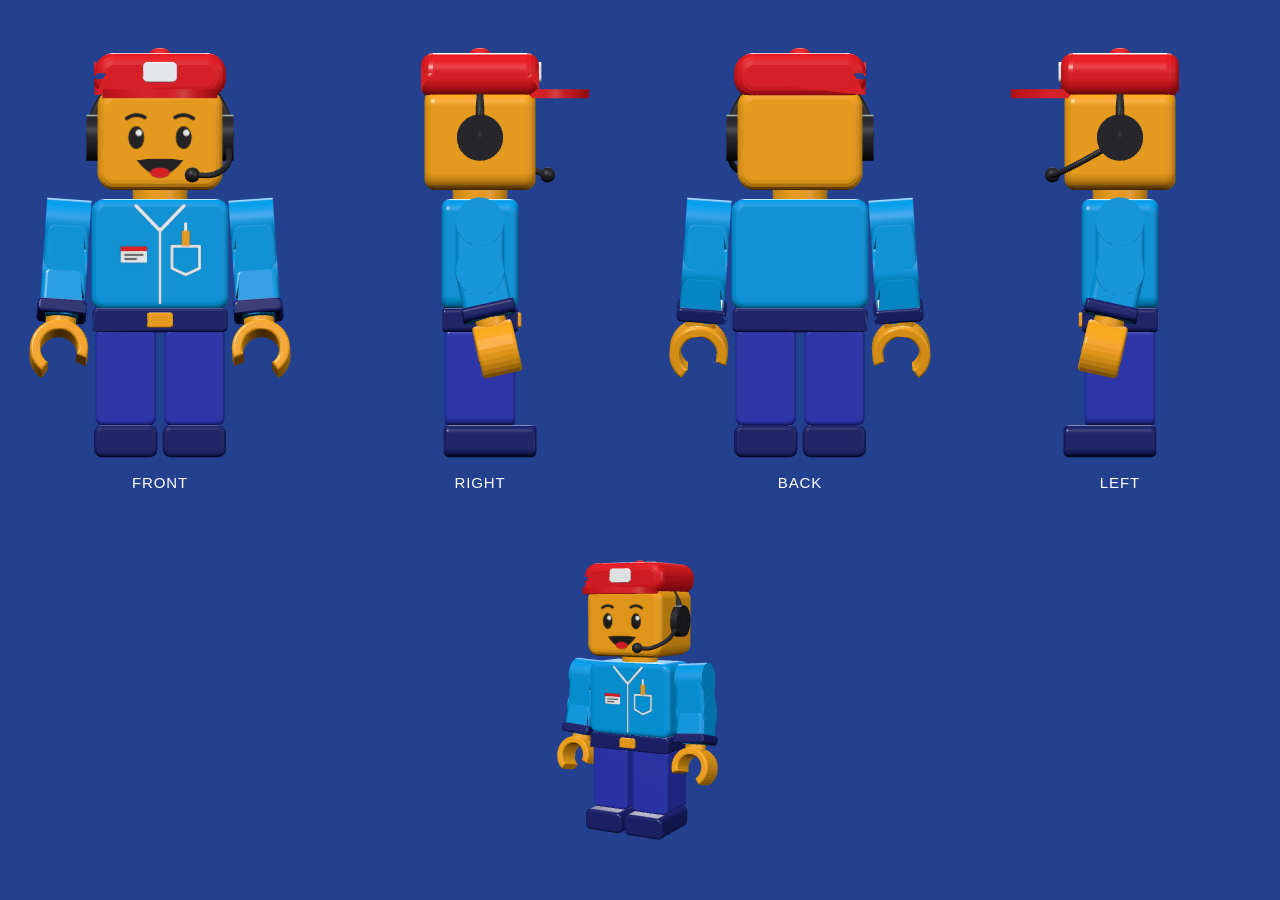
<file: mockups/minifig.html>
<!DOCTYPE html>
<!--
  FIGURE TURNAROUND: checks js/minifig.js against the owner's blueprint reference (front, right, back, left).
  Top row: four straight-on views, no perspective. Bottom: a three-quarter view with studio lighting.
  Add ?wire to the URL for blueprint-style outlines.
-->
<html lang="en">
<head>
<meta charset="utf-8">
<meta name="viewport" content="width=device-width, initial-scale=1">
<title>Figure turnaround: CanUteach.me</title>
<script type="importmap">
{ "imports": {
  "three": "../vendor/three/build/three.module.js",
  "three/addons/": "../vendor/three/examples/jsm/"
} }
</script>
<style>
  html,body{margin:0;height:100%;background:#24418f;color:#fff;font-family:Arial,Helvetica,sans-serif}
  canvas{display:block;width:100vw;height:100vh}
  .labels{position:fixed;left:0;right:0;top:calc(56vh - 30px);display:grid;grid-template-columns:repeat(4,1fr);text-align:center;font-size:15px;letter-spacing:.06em;pointer-events:none}
</style>
</head>
<body>
<canvas id="c"></canvas>
<div class="labels"><span>FRONT</span><span>RIGHT</span><span>BACK</span><span>LEFT</span></div>
<script type="module">
import * as THREE from 'three';
import { buildMinifig, lightFigure } from '../js/minifig.js?v=5';

const canvas = document.getElementById('c');
const renderer = new THREE.WebGLRenderer({ canvas, antialias: true });
renderer.setPixelRatio(Math.min(devicePixelRatio, 2));
renderer.setClearColor(0x24418f);
renderer.setScissorTest(true);

const scene = new THREE.Scene();
const fig = buildMinifig(THREE);
scene.add(fig.group);
lightFigure(THREE, renderer, scene);
if (new URLSearchParams(location.search).has('wire'))
  fig.group.traverse(o => { if (o.isMesh) { o.material = new THREE.MeshBasicMaterial({ color: 0xffffff, wireframe: true }); } });

const ortho = new THREE.OrthographicCamera(-1, 1, 1, -1, 1, 500);
const persp = new THREE.PerspectiveCamera(28, 1, 1, 1000);
const midY = fig.height / 2;

function draw(){
  const w = innerWidth, h = innerHeight;
  renderer.setSize(w, h, false);
  const topH = Math.round(h * 0.56), cellW = w / 4;
  [0, Math.PI / 2, Math.PI, -Math.PI / 2].forEach((rot, i) => {
    fig.group.rotation.y = rot;
    const view = 50, aspect = cellW / topH;
    ortho.left = -view * aspect / 2; ortho.right = view * aspect / 2; ortho.top = view / 2; ortho.bottom = -view / 2;
    ortho.position.set(0, midY, 200); ortho.lookAt(0, midY, 0); ortho.updateProjectionMatrix();
    renderer.setViewport(i * cellW, h - topH, cellW, topH); renderer.setScissor(i * cellW, h - topH, cellW, topH);
    renderer.render(scene, ortho);
  });
  fig.group.rotation.y = -0.5;
  persp.aspect = w / (h - topH); persp.position.set(0, midY + 14, 120); persp.lookAt(0, midY - 1, 0); persp.updateProjectionMatrix();
  renderer.setViewport(0, 0, w, h - topH); renderer.setScissor(0, 0, w, h - topH);
  renderer.render(scene, persp);
}
draw();
addEventListener('resize', draw);
</script>
</body>
</html>
</file>
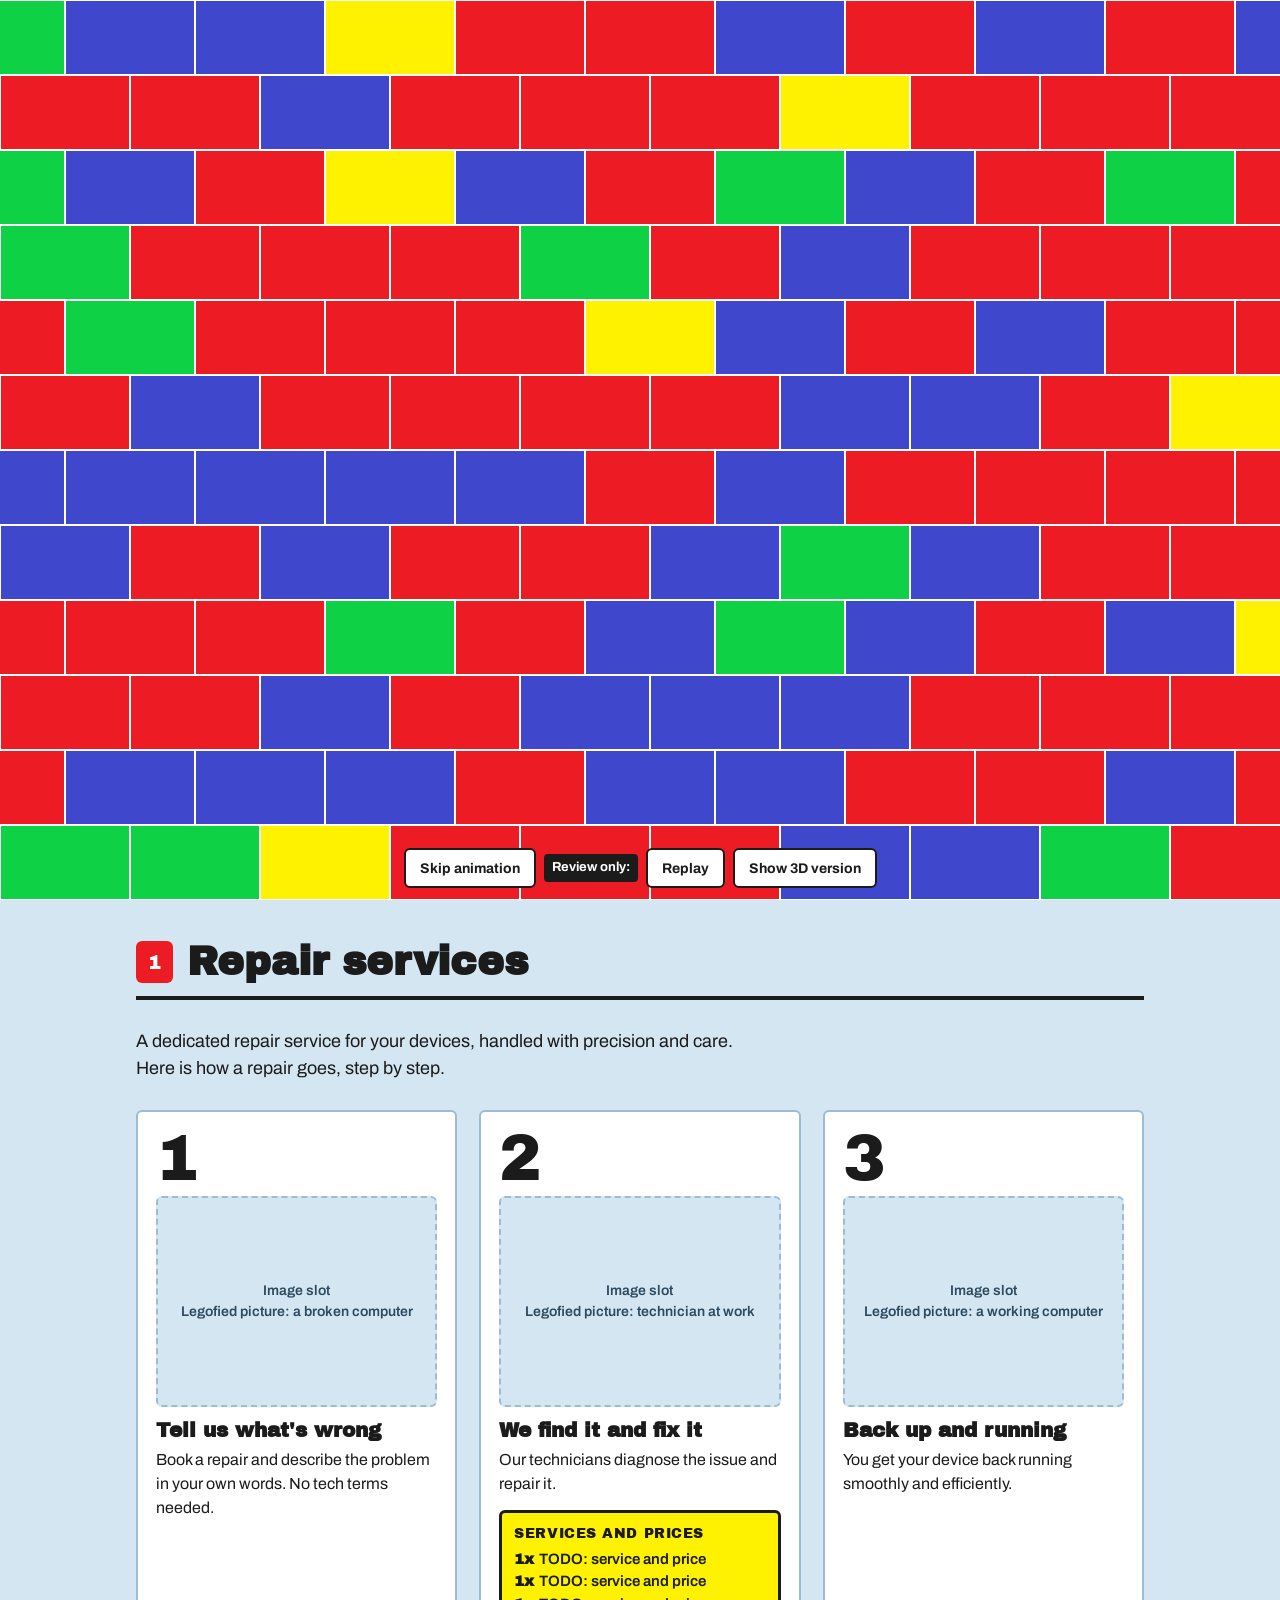
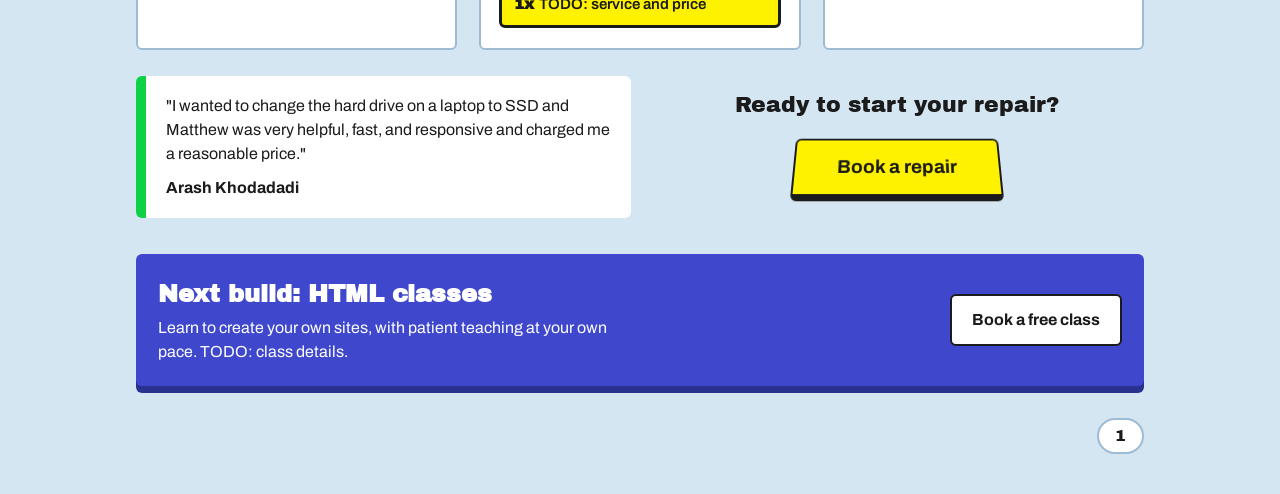
<file: mockups/preview.html>
<!DOCTYPE html>
<!--
  PREVIEW: canuteach.me overhaul (hero + repair services), for approval before the final mockups.

  Direction comes from the user's three reference images and notes:
  - Image 1 (doodle, rows of studded bricks): brick shape, three studs per brick, red/blue/yellow/green palette.
  - Image 2 (photo, "LET'S PLAY" spelled in bricks on a green baseplate): headline built from bricks on a studded plate.
  - Image 3 (doodle, full wall with two cyan panels): hero layout. Panel 1 = headline + jump buttons, panel 2 = info + CTA.
  - Notes: 3D bricks fall and stack into a wall; when it is full the hero text and buttons appear; the rest of the
    page looks like a building-instructions manual; weak phones get an SVG wall instead; three.js is welcome.

  Effects used:
  - Falling brick wall: original three.js scene (InstancedMesh), written for this project.
  - Toast Overshoot curve, kinetics.colorion.co/effects/toast-overshoot/ : the settle on panels and the SVG rows.
  - Dot Pattern, magicui.design/docs/components/dot-pattern : rewritten as plain CSS studs on plates.
  - Button "hot-catfish-48" by adamgiebl, uiverse.io : tilt-and-press CTA, glow removed.

  Copy is a draft rewording of the current site. TODO items are waiting on the owner.
-->
<html lang="en">
<head>
<meta charset="utf-8">
<meta name="viewport" content="width=device-width, initial-scale=1">
<title>Preview: CanUteach.me brick hero</title>
<link rel="preconnect" href="https://fonts.googleapis.com">
<link href="https://fonts.googleapis.com/css2?family=Archivo:wght@400;600;700&family=Archivo+Black&display=swap" rel="stylesheet">
<style>
:root{
  /* Palette sampled from the user's doodles */
  --color-red:#ed1c24; --color-red-dark:#a80f15;
  --color-blue:#3f48cc; --color-blue-dark:#2a318f;
  --color-yellow:#fff200; --color-yellow-dark:#b3a900;
  --color-green:#0ed145; --color-green-dark:#09902f;
  --color-plate:#00a8f3; --color-plate-dark:#0079b0;
  --color-ink:#1b1b1b; --color-paper:#ffffff;
  --color-manual:#d5e6f3; --color-manual-line:#9dbcd4;
  --font-heading:"Archivo Black","Arial Black",Impact,sans-serif;
  --font-body:"Archivo",Arial,Helvetica,sans-serif;
  --radius-brick:6px;
  --settle:cubic-bezier(.18,1.25,.4,1);
}
*{box-sizing:border-box}
html{scroll-behavior:smooth}
body{margin:0;font-family:var(--font-body);color:var(--color-ink);background:var(--color-manual);line-height:1.5}
a{color:inherit}
:focus-visible{outline:3px solid var(--color-ink);outline-offset:3px}
.sr-only{position:absolute;width:1px;height:1px;overflow:hidden;clip-path:inset(50%);white-space:nowrap}

/* ================= HERO ================= */
.hero{position:relative;min-height:100svh;overflow:hidden;background:#fff;display:grid;place-items:center;padding:72px 16px 88px}
/* Default wall (also the no-JavaScript wall): a static SVG brick pattern */
.wall{position:absolute;inset:0;
  background-color:var(--color-red);
  background-image:url("data:image/svg+xml,%3Csvg xmlns='http://www.w3.org/2000/svg' width='520' height='150'%3E%3Cg stroke='%23fff' stroke-width='2'%3E%3Crect width='130' height='75' fill='%23ed1c24'/%3E%3Crect x='130' width='130' height='75' fill='%233f48cc'/%3E%3Crect x='260' width='130' height='75' fill='%23fff200'/%3E%3Crect x='390' width='130' height='75' fill='%230ed145'/%3E%3Crect x='-65' y='75' width='130' height='75' fill='%233f48cc'/%3E%3Crect x='65' y='75' width='130' height='75' fill='%23ed1c24'/%3E%3Crect x='195' y='75' width='130' height='75' fill='%230ed145'/%3E%3Crect x='325' y='75' width='130' height='75' fill='%23ed1c24'/%3E%3Crect x='455' y='75' width='130' height='75' fill='%233f48cc'/%3E%3C/g%3E%3C/svg%3E");
  background-position:center bottom}
.js .wall{background:#fff}
.wall canvas,.wall svg{position:absolute;inset:0;width:100%;height:100%;display:block}
.wall .row{animation:row-drop .6s var(--settle) both;animation-delay:calc(var(--r) * .2s)}
.wall.still .row{animation:none}
@keyframes row-drop{from{transform:translateY(-110vh)}to{transform:none}}

.hero-ui{position:relative;z-index:1;width:min(100%,640px);display:grid;gap:22px;justify-items:center}
.js .hero-ui{visibility:hidden}
.built .hero-ui{visibility:visible}
.plate{width:100%;background-color:var(--color-plate);border-radius:var(--radius-brick);
  box-shadow:0 8px 0 var(--color-plate-dark),0 18px 30px rgba(0,0,0,.28);
  padding:26px 22px;text-align:center;
  background-image:
    radial-gradient(circle at 50% 44%, rgba(255,255,255,.2) 0 5px, transparent 6px),
    radial-gradient(circle at 50% 50%, rgba(0,0,0,.14) 0 8px, transparent 9px);
  background-size:28px 28px;background-position:center}
.plate.info{width:92%}
.built .plate{animation:plate-in .55s var(--settle) both}
.built .plate.info{animation-delay:.9s}
@keyframes plate-in{from{transform:translateY(-40px) scale(.94);opacity:0}to{transform:none;opacity:1}}

.hero h1{margin:0 0 18px;font-family:var(--font-heading);font-size:clamp(34px,7vw,60px);line-height:1.05}
.brick-word{display:flex;flex-wrap:wrap;justify-content:center;gap:calc(var(--cell) * 1.2) calc(var(--cell) * 2.5);--cell:clamp(12px,2.1vw,15px)}
.brick-word .word{display:flex;gap:var(--cell)}
.brick-word .glyph{display:grid;grid-auto-rows:var(--cell)}
.brick-word .cell{width:var(--cell);height:var(--cell)}
.brick-word .on{background-color:var(--c);
  background-image:radial-gradient(circle at 50% 45%, rgba(255,255,255,.45) 0 22%, rgba(0,0,0,.22) 23% 38%, transparent 40%);
  box-shadow:inset 0 0 0 1px rgba(0,0,0,.28)}
.built .brick-word .on{animation:cell-in .32s var(--settle) both;animation-delay:calc(.35s + var(--n) * 9ms)}
@keyframes cell-in{from{transform:translateY(-18px) scale(.4);opacity:0}to{transform:none;opacity:1}}

.jump{display:flex;flex-wrap:wrap;gap:12px;justify-content:center;margin:0;padding:0;list-style:none}
.jump a{display:inline-block;font-weight:700;text-decoration:none;padding:10px 18px;min-height:44px;border-radius:var(--radius-brick);
  background:var(--color-paper);border:2px solid var(--color-ink);box-shadow:0 4px 0 var(--color-ink)}
.jump a:hover{transform:translateY(2px);box-shadow:0 2px 0 var(--color-ink)}
.plate.info p{margin:0 auto 20px;max-width:42ch;font-size:18px;font-weight:600;background:var(--color-paper);border:2px solid var(--color-ink);border-radius:var(--radius-brick);padding:12px 16px}

/* CTA: hot-catfish-48 tilt-and-press, glow removed */
.press{display:inline-block;font:700 19px var(--font-body);text-decoration:none;padding:.9em 2.2em;cursor:pointer;color:var(--color-ink);
  background:var(--color-yellow);border:2px solid var(--color-ink);border-bottom:7px solid var(--color-ink);border-radius:var(--radius-brick);
  transform:perspective(220px) rotateX(12deg);transition:transform .25s}
.press:hover{transform:perspective(200px) rotateX(24deg) translateY(2px)}
.press:active{transform:perspective(190px) rotateX(30deg) translateY(5px)}

.controls{position:absolute;z-index:2;left:12px;right:12px;bottom:12px;display:flex;flex-wrap:wrap;gap:8px;align-items:center;justify-content:center}
.controls button{font:700 14px var(--font-body);min-height:40px;padding:8px 14px;background:#fff;color:var(--color-ink);border:2px solid var(--color-ink);border-radius:var(--radius-brick);cursor:pointer}
.controls .review{font-size:13px;font-weight:700;background:var(--color-ink);color:#fff;padding:4px 8px;border-radius:4px}
.built #skip{display:none}
html:not(.js) .controls{display:none}

/* ================= MANUAL PAGES ================= */
.manual{max-width:1040px;margin:0 auto;padding:40px 16px 24px}
.manual-head{display:flex;align-items:center;gap:14px;border-bottom:4px solid var(--color-ink);padding-bottom:12px;margin-bottom:28px}
.manual-head .no{font-family:var(--font-heading);font-size:20px;background:var(--color-red);color:#fff;padding:6px 12px;border-radius:var(--radius-brick)}
.manual-head h2{font-family:var(--font-heading);font-size:clamp(26px,4.5vw,40px);line-height:1.1;margin:0}
.lede{max-width:60ch;font-size:18px;margin:0 0 28px}
.steps{display:grid;gap:22px;grid-template-columns:repeat(auto-fit,minmax(270px,1fr));padding:0;margin:0;list-style:none;counter-reset:step}
.step{counter-increment:step;position:relative;background:var(--color-paper);border:2px solid var(--color-manual-line);border-radius:var(--radius-brick);padding:18px 18px 20px}
.step::before{content:counter(step);font-family:var(--font-heading);font-size:64px;line-height:.9;display:block;margin-bottom:8px}
.step h3{font-family:var(--font-heading);font-size:20px;line-height:1.15;margin:12px 0 6px}
.step p{margin:0;max-width:40ch}
.slot{display:grid;place-items:center;text-align:center;aspect-ratio:4/3;border:2px dashed var(--color-manual-line);border-radius:var(--radius-brick);
  background:var(--color-manual);font-size:14px;font-weight:600;padding:12px;color:#2c4a60}
.parts{margin-top:14px;border:3px solid var(--color-ink);background:var(--color-yellow);border-radius:var(--radius-brick);padding:10px 12px}
.parts b{display:block;font-family:var(--font-heading);font-weight:400;font-size:14px;letter-spacing:.04em;text-transform:uppercase;margin-bottom:4px}
.parts ul{margin:0;padding:0;list-style:none;font-weight:600;font-size:15px}
.parts li::before{content:"1x  ";font-family:var(--font-heading)}
.callout{margin-top:26px;display:grid;gap:18px;grid-template-columns:repeat(auto-fit,minmax(270px,1fr));align-items:center}
.quote{margin:0;background:var(--color-paper);border-left:10px solid var(--color-green);border-radius:var(--radius-brick);padding:18px 20px}
.quote p{margin:0 0 10px}
.quote cite{font-style:normal;font-weight:700}
.cta-box{text-align:center;padding:10px}
.cta-box p{font-family:var(--font-heading);font-size:22px;line-height:1.15;margin:0 0 18px}
.next{margin-top:36px;background:var(--color-blue);color:#fff;border-radius:var(--radius-brick);padding:22px;display:flex;flex-wrap:wrap;gap:16px;align-items:center;justify-content:space-between;box-shadow:0 7px 0 var(--color-blue-dark)}
.next h2{font-family:var(--font-heading);font-size:24px;margin:0 0 4px}
.next p{margin:0;max-width:52ch}
.next a{display:inline-block;font-weight:700;text-decoration:none;background:#fff;color:var(--color-ink);padding:12px 20px;border-radius:var(--radius-brick);border:2px solid var(--color-ink)}
.next a:focus-visible{outline-color:#fff}
.page-no{max-width:1040px;margin:0 auto;padding:8px 16px 40px;display:flex;justify-content:flex-end}
.page-no span{font-family:var(--font-heading);background:var(--color-paper);border:2px solid var(--color-manual-line);border-radius:999px;padding:4px 16px}

@media (prefers-reduced-motion:reduce){
  html{scroll-behavior:auto}
  .wall .row,.built .plate,.built .brick-word .on{animation:none}
  .press,.jump a{transition:none}
  .press:hover,.press:active{transform:perspective(220px) rotateX(12deg)}
}
</style>
</head>
<body>

<header class="hero" id="top">
  <div class="wall" id="wall" aria-hidden="true"></div>

  <div class="hero-ui">
    <div class="plate">
      <h1 id="hero-title"><span id="hero-text">We fix it.</span><span class="brick-word" id="brick-word" aria-hidden="true"></span></h1>
      <nav aria-label="Jump to a section">
        <ul class="jump">
          <li><a href="#repairs">Repair services</a></li>
          <li><a href="#classes">HTML classes</a></li>
        </ul>
      </nav>
    </div>
    <div class="plate info">
      <p>Computer acting up? Our technicians find the problem and get your device running smoothly again.</p>
      <a class="press" href="#book">Book a repair</a>
    </div>
  </div>

  <div class="controls">
    <button type="button" id="skip">Skip animation</button>
    <span class="review">Review only:</span>
    <button type="button" id="replay">Replay</button>
    <button type="button" id="mode">Show SVG fallback</button>
  </div>
</header>

<main>
  <section class="manual" id="repairs" aria-labelledby="repairs-title">
    <div class="manual-head"><span class="no">1</span><h2 id="repairs-title">Repair services</h2></div>
    <p class="lede">A dedicated repair service for your devices, handled with precision and care. Here is how a repair goes, step by step.</p>

    <ol class="steps">
      <li class="step">
        <div class="slot">Image slot<br>Legofied picture: a broken computer</div>
        <h3>Tell us what's wrong</h3>
        <p>Book a repair and describe the problem in your own words. No tech terms needed.</p>
      </li>
      <li class="step">
        <div class="slot">Image slot<br>Legofied picture: technician at work</div>
        <h3>We find it and fix it</h3>
        <p>Our technicians diagnose the issue and repair it.</p>
        <div class="parts"><b>Services and prices</b>
          <ul><li>TODO: service and price</li><li>TODO: service and price</li><li>TODO: service and price</li></ul>
        </div>
      </li>
      <li class="step">
        <div class="slot">Image slot<br>Legofied picture: a working computer</div>
        <h3>Back up and running</h3>
        <p>You get your device back running smoothly and efficiently.</p>
      </li>
    </ol>

    <div class="callout" id="book">
      <blockquote class="quote">
        <p>"I wanted to change the hard drive on a laptop to SSD and Matthew was very helpful, fast, and responsive and charged me a reasonable price."</p>
        <cite>Arash Khodadadi</cite>
      </blockquote>
      <div class="cta-box">
        <p>Ready to start your repair?</p>
        <a class="press" href="#book">Book a repair</a>
      </div>
    </div>

    <div class="next" id="classes">
      <div>
        <h2>Next build: HTML classes</h2>
        <p>Learn to create your own sites, with patient teaching at your own pace. TODO: class details.</p>
      </div>
      <a href="#classes">Book a free class</a>
    </div>
  </section>
  <div class="page-no"><span>1</span></div>
</main>

<script type="module">
const THREE_URL = 'https://cdn.jsdelivr.net/npm/three@0.160.0/build/three.module.js';
const PALETTE = ['#ed1c24','#ed1c24','#ed1c24','#3f48cc','#3f48cc','#fff200','#0ed145'];
const root = document.documentElement;
const wall = document.getElementById('wall');
const reduced = matchMedia('(prefers-reduced-motion: reduce)').matches;
const params = new URLSearchParams(location.search);
root.classList.add('js');

/* ---------- headline built from bricks (image 2) ---------- */
const GLYPHS = {
  W:['10001','10001','10101','11011','10001'], E:['1111','1000','1110','1000','1111'],
  F:['1111','1000','1110','1000','1000'],      I:['111','010','010','010','111'],
  X:['10001','01010','00100','01010','10001'], T:['11111','00100','00100','00100','00100']
};
(function buildHeadline(){
  const text = 'WE FIX IT';
  const colors = ['#fff200','#ed1c24','#0ed145','#3f48cc','#ffffff'];
  const host = document.getElementById('brick-word');
  let n = 0, letter = 0, html = '';
  for (const word of text.split(' ')) {
    html += '<span class="word">';
    for (const ch of word) {
      const g = GLYPHS[ch]; if (!g) continue;
      const c = colors[letter++ % colors.length];
      html += `<span class="glyph" style="grid-template-columns:repeat(${g[0].length},var(--cell));--c:${c}">`;
      for (const row of g) for (const bit of row)
        html += bit === '1' ? `<span class="cell on" style="--n:${n++}"></span>` : '<span class="cell"></span>';
      html += '</span>';
    }
    html += '</span>';
  }
  host.innerHTML = html;
  document.getElementById('hero-text').className = 'sr-only';
})();

/* ---------- shared wall layout: running-bond rows, bottom row first ---------- */
function layout(w, h){
  const bw = w < 600 ? 86 : 130, bh = Math.round(bw * 0.58);
  const cols = Math.ceil(w / bw) + 1, rows = Math.ceil(h / bh);
  const bricks = [];
  for (let r = 0; r < rows; r++)
    for (let c = 0; c < cols; c++)
      bricks.push({ x: (r % 2 ? -bw / 2 : 0) + c * bw, r, color: PALETTE[(Math.random() * PALETTE.length) | 0] });
  return { bw, bh, rows, bricks };
}

let stop = () => {};          // cancels whatever is currently running
let finish = () => {};        // jumps the current wall to its finished state
const reveal = () => root.classList.add('built');

/* ---------- SVG wall: fallback for weak phones, reduced motion, or no WebGL ---------- */
function runSvg(animate){
  const w = wall.clientWidth, h = wall.clientHeight, L = layout(w, h);
  let s = `<svg viewBox="0 0 ${w} ${h}" preserveAspectRatio="xMidYMax slice">`;
  for (let r = 0; r < L.rows; r++) {
    s += `<g class="row" style="--r:${r}">`;
    for (const b of L.bricks) if (b.r === r) {
      const y = h - (r + 1) * L.bh, sw = L.bw * 0.2, sh = L.bh * 0.2;
      for (const k of [0.2, 0.5, 0.8])
        s += `<rect x="${b.x + L.bw * k - sw / 2}" y="${y - sh}" width="${sw}" height="${sh + 4}" rx="${sw * 0.3}" fill="${b.color}"/>`;
      s += `<rect x="${b.x}" y="${y}" width="${L.bw}" height="${L.bh}" fill="${b.color}" stroke="#fff" stroke-width="2"/>`;
    }
    s += '</g>';
  }
  wall.innerHTML = s + '</svg>';
  wall.classList.toggle('still', !animate);
  if (!animate) { reveal(); return; }
  const timer = setTimeout(reveal, (L.rows * 0.2 + 0.6) * 1000);
  finish = () => { clearTimeout(timer); wall.classList.add('still'); reveal(); };
  stop = () => clearTimeout(timer);
}

/* ---------- three.js wall: 3D bricks fall and stack ---------- */
async function run3d(){
  const THREE = await import(THREE_URL);
  const renderer = new THREE.WebGLRenderer({ antialias: true });
  renderer.setPixelRatio(Math.min(devicePixelRatio, 2));
  renderer.setClearColor(0xffffff);
  wall.innerHTML = ''; wall.classList.remove('still'); wall.appendChild(renderer.domElement);

  const scene = new THREE.Scene();
  scene.add(new THREE.HemisphereLight(0xffffff, 0x9a9a9a, 2.2));
  const sun = new THREE.DirectionalLight(0xffffff, 1.6); sun.position.set(-0.5, 0.9, 1); scene.add(sun);
  const camera = new THREE.PerspectiveCamera(30, 1, 10, 10000);
  const mat = new THREE.MeshStandardMaterial({ roughness: 0.38, metalness: 0 });
  const dummy = new THREE.Object3D(), m = new THREE.Matrix4(), local = new THREE.Matrix4(), col = new THREE.Color();

  let L, boxes, studs, raf = 0, t0 = 0, done = false, disposed = false;

  function build(){
    const w = wall.clientWidth, h = wall.clientHeight;
    renderer.setSize(w, h, false);
    camera.aspect = w / h;
    const dist = (h / 2) / Math.tan(THREE.MathUtils.degToRad(15));   // 1 world unit = 1 CSS pixel at z = 0
    camera.position.set(w / 2, h / 2, dist); camera.lookAt(w / 2, h / 2, 0); camera.updateProjectionMatrix();
    if (boxes) { scene.remove(boxes, studs); boxes.geometry.dispose(); studs.geometry.dispose(); }
    L = layout(w, h); L.h = h; L.depth = L.bh * 0.9;
    const n = L.bricks.length;
    boxes = new THREE.InstancedMesh(new THREE.BoxGeometry(L.bw - 2, L.bh - 2, L.depth), mat, n);
    studs = new THREE.InstancedMesh(new THREE.CylinderGeometry(L.bw * 0.1, L.bw * 0.1, L.bh * 0.2, 20), mat, n * 3);
    // Instances start off-screen, so the auto-computed bounds would cull the whole wall
    boxes.frustumCulled = false; studs.frustumCulled = false;
    L.bricks.forEach((b, i) => {
      b.start =b.r * 0.26 + Math.random() * 0.3;
      b.rz = (Math.random() - 0.5) * 1.4; b.rx = (Math.random() - 0.5) * 2.2;
      col.set(b.color); boxes.setColorAt(i, col);
      for (let k = 0; k < 3; k++) studs.setColorAt(i * 3 + k, col);
    });
    L.total = Math.max(...L.bricks.map(b => b.start)) + 0.75;
    scene.add(boxes, studs);
  }

  const bounce = p => { const n = 7.5625, d = 2.75;
    if (p < 1 / d) return n * p * p;
    if (p < 2 / d) return n * (p -= 1.5 / d) * p + 0.75;
    if (p < 2.5 / d) return n * (p -= 2.25 / d) * p + 0.9375;
    return n * (p -= 2.625 / d) * p + 0.984375; };

  function place(t){
    L.bricks.forEach((b, i) => {
      const p = Math.min(Math.max((t - b.start) / 0.75, 0), 1), e = bounce(p), spin = 1 - Math.min(p * 1.6, 1);
      dummy.position.set(b.x + L.bw / 2, b.r * L.bh + L.bh / 2 + (1 - e) * (L.h + 240), -L.depth / 2 + (1 - Math.min(p * 1.25, 1)) * 260);
      dummy.rotation.set(b.rx * spin, 0, b.rz * spin);
      dummy.scale.setScalar(p > 0 ? 1 : 0.0001);
      dummy.updateMatrix(); boxes.setMatrixAt(i, dummy.matrix);
      [-0.3, 0, 0.3].forEach((k, j) => {
        local.makeTranslation(L.bw * k, L.bh / 2 + L.bh * 0.1 - 1, 0);
        m.multiplyMatrices(dummy.matrix, local); studs.setMatrixAt(i * 3 + j, m);
      });
    });
    boxes.instanceMatrix.needsUpdate = true; studs.instanceMatrix.needsUpdate = true;
    renderer.render(scene, camera);
  }

  function frame(now){
    if (disposed) return;
    if (!t0) t0 = now;
    const t = (now - t0) / 1000;
    place(t);
    if (t >= L.total) { done = true; reveal(); return; }   // loop stops once the wall is built
    raf = requestAnimationFrame(frame);
  }

  build();
  raf = requestAnimationFrame(frame);
  finish = () => { cancelAnimationFrame(raf); done = true; place(1e6); reveal(); };
  let rt = 0;
  const onResize = () => { clearTimeout(rt); rt = setTimeout(() => { if (done && !disposed) { build(); place(1e6); } }, 150); };
  addEventListener('resize', onResize);
  stop = () => { disposed = true; cancelAnimationFrame(raf); removeEventListener('resize', onResize); renderer.dispose(); };
}

/* ---------- pick a mode ---------- */
function weakDevice(){
  const c = document.createElement('canvas');
  if (!(c.getContext('webgl2') || c.getContext('webgl'))) return true;
  if (navigator.deviceMemory && navigator.deviceMemory <= 2) return true;      // TODO: tune on a real cheap Android phone
  if (navigator.hardwareConcurrency && navigator.hardwareConcurrency <= 2) return true;
  return false;
}
let mode = params.get('wall') || (weakDevice() ? 'svg' : '3d');
const modeBtn = document.getElementById('mode');

async function start(){
  stop(); stop = () => {}; finish = reveal;
  root.classList.remove('built');
  modeBtn.textContent = mode === '3d' ? 'Show SVG fallback' : 'Show 3D version';
  if (reduced) { runSvg(false); return; }
  if (mode === '3d') {
    try { await run3d(); return; } catch (err) { console.warn('3D wall unavailable, using SVG', err); mode = 'svg'; modeBtn.textContent = 'Show 3D version'; }
  }
  runSvg(true);
}
document.getElementById('skip').addEventListener('click', () => finish());
document.getElementById('replay').addEventListener('click', start);
modeBtn.addEventListener('click', () => { mode = mode === '3d' ? 'svg' : '3d'; start(); });
start();
</script>
</body>
</html>
</file>
<file: css/chatbot.css>
/* Brick-figure chat helper. Uses the page's colour and font tokens. */
.fig-chat-root{position:fixed;right:12px;bottom:10px;z-index:50;font-family:var(--font-body);color:var(--color-ink)}
/* The figure moves on its own: this element is placed by its feet from JavaScript. */
.fig-walker{position:fixed;left:0;top:0;z-index:51;width:114px;height:159px;pointer-events:none;will-change:transform;font-family:var(--font-body);color:var(--color-ink)}
.fig-walker .fig-launcher{pointer-events:auto;cursor:grab;touch-action:none;user-select:none;-webkit-user-select:none}
.fig-walker.is-held .fig-launcher{cursor:grabbing}
.fig-walker:not(.is-home) .fig-hint{display:none}
.fig-walker.is-air .fig-launcher::before{opacity:.25;transform:scale(.6)}

/* ---------- launcher: the figure itself ---------- */
.fig-launcher{position:relative;display:block;width:114px;height:159px;padding:0;border:0;background:none;cursor:pointer;margin-left:auto}
.fig-launcher::before{content:"";position:absolute;left:14%;right:14%;bottom:1px;height:14px;border-radius:50%;transition:opacity .15s,transform .15s;
  background:radial-gradient(closest-side,rgba(0,0,0,.38),rgba(0,0,0,0))}
.fig-launcher canvas,.fig-launcher svg{position:absolute;inset:0;width:100%;height:100%}
/* The canvas is twice the button's size, centred on it, so there is room for raised arms and hands.
   Keep CANVAS_ROOM in chatbot.js in step with these numbers. Clicks pass through to the button. */
.fig-launcher canvas{inset:-50%;width:200%;height:200%;pointer-events:none;opacity:0;transition:opacity .4s}
.fig-launcher.is-3d canvas{opacity:1}
.fig-launcher.is-3d svg{display:none}
.fig-launcher:focus-visible{outline:3px solid var(--color-ink);outline-offset:2px;border-radius:8px}

.fig-hint{position:absolute;right:100px;bottom:100px;white-space:nowrap;font-weight:700;font-size:14px;
  background:var(--color-paper);border:2px solid var(--color-ink);border-radius:var(--radius-brick);padding:6px 10px;
  box-shadow:0 3px 0 var(--color-ink);pointer-events:none}
.fig-hint::after{content:"";position:absolute;right:-9px;bottom:8px;width:14px;height:14px;background:var(--color-paper);
  border-right:2px solid var(--color-ink);border-bottom:2px solid var(--color-ink);transform:rotate(-45deg)}
.fig-chat-root.is-open ~ .fig-walker .fig-hint{display:none}

/* ---------- chat panel ---------- */
.fig-panel{position:absolute;right:0;bottom:172px;width:min(360px,calc(100vw - 24px));max-height:min(520px,calc(100svh - 200px));
  display:flex;flex-direction:column;background:var(--color-paper);border:3px solid var(--color-ink);border-radius:var(--radius-brick);
  box-shadow:0 8px 0 var(--color-ink),0 18px 30px rgba(0,0,0,.3);overflow:hidden}
.fig-panel[hidden]{display:none}
.fig-head{display:flex;align-items:center;gap:10px;padding:10px 12px;background-color:var(--color-plate);border-bottom:3px solid var(--color-ink);
  background-image:
    radial-gradient(circle at 50% 44%, rgba(255,255,255,.22) 0 5px, transparent 6px),
    radial-gradient(circle at 50% 52%, rgba(0,0,0,.16) 0 8px, transparent 9px);
  background-size:24px 24px}
.fig-head h2{margin:0;font-family:var(--font-heading);font-size:17px;line-height:1.1;background:var(--color-paper);
  border:2px solid var(--color-ink);border-radius:var(--radius-brick);padding:4px 10px}
.fig-head p{margin:0;font-size:13px;font-weight:700;background:var(--color-paper);border-radius:4px;padding:2px 6px}
.fig-close{margin-left:auto;width:36px;height:36px;font:700 20px/1 var(--font-body);background:var(--color-paper);color:var(--color-ink);
  border:2px solid var(--color-ink);border-radius:var(--radius-brick);cursor:pointer}
.fig-log{flex:1;min-height:140px;overflow-y:auto;padding:12px;display:flex;flex-direction:column;gap:10px;background:var(--color-manual)}
.fig-msg{max-width:88%;padding:9px 12px;border-radius:var(--radius-brick);font-size:15px;line-height:1.4;overflow-wrap:anywhere}
.fig-msg.bot{align-self:flex-start;background:var(--color-paper);border:2px solid var(--color-manual-line)}
.fig-msg.user{align-self:flex-end;background:var(--color-yellow);border:2px solid var(--color-ink);font-weight:600}
.fig-msg p{margin:0}
.fig-speaker{display:block;font-size:11px;font-weight:700;letter-spacing:.06em;text-transform:uppercase;margin-bottom:3px;color:#3d5567}
.fig-msg.user .fig-speaker{color:var(--color-ink)}
.fig-msg.bot.is-latest{border-color:var(--color-ink)}
.fig-links{display:flex;flex-wrap:wrap;gap:6px 14px;margin-top:8px}
.fig-links a{font-weight:700;color:var(--color-ink)}
.fig-suggest{display:flex;flex-wrap:wrap;gap:6px;margin-top:10px}
.fig-suggest button{font:700 12.5px var(--font-body);min-height:32px;padding:4px 9px;background:var(--color-yellow);color:var(--color-ink);
  border:2px solid var(--color-ink);border-radius:var(--radius-brick);cursor:pointer}
.fig-typing p{display:flex;gap:5px;padding:4px 2px}
.fig-typing i{width:8px;height:8px;border-radius:50%;background:var(--color-ink);animation:fig-dot 1s infinite ease-in-out}
.fig-typing i:nth-child(2){animation-delay:.15s}
.fig-typing i:nth-child(3){animation-delay:.3s}
@keyframes fig-dot{0%,60%,100%{transform:none;opacity:.35}30%{transform:translateY(-4px);opacity:1}}
.fig-chips{display:flex;flex-wrap:wrap;gap:8px;padding:10px 12px 0}
.fig-chips button{font:700 13px var(--font-body);min-height:36px;padding:6px 10px;background:var(--color-paper);color:var(--color-ink);
  border:2px solid var(--color-ink);border-radius:var(--radius-brick);box-shadow:0 3px 0 var(--color-ink);cursor:pointer}
.fig-chips button:hover{transform:translateY(1px);box-shadow:0 2px 0 var(--color-ink)}
.fig-form{display:flex;gap:8px;padding:12px}
.fig-form input{flex:1;min-width:0;font:400 16px var(--font-body);padding:9px 10px;border:2px solid var(--color-ink);border-radius:var(--radius-brick)}
.fig-form button{font:700 15px var(--font-body);padding:0 14px;background:var(--color-yellow);color:var(--color-ink);
  border:2px solid var(--color-ink);border-radius:var(--radius-brick);cursor:pointer}
.fig-foot{display:flex;align-items:center;justify-content:space-between;gap:10px;padding:0 12px 10px;font-size:12px;color:#3d5567}
.fig-park{flex:none;font:700 12px var(--font-body);min-height:30px;padding:3px 9px;background:var(--color-paper);color:var(--color-ink);border:2px solid var(--color-ink);border-radius:var(--radius-brick);cursor:pointer}
.fig-panel :focus-visible{outline:3px solid var(--color-ink);outline-offset:2px}

@media (max-width:640px){
  .fig-walker,.fig-launcher{width:85px;height:118px}
  .fig-hint{right:78px;bottom:76px;font-size:13px}
  .fig-panel{bottom:128px;max-height:calc(100svh - 150px)}
}
@media (prefers-reduced-motion:reduce){
  .fig-launcher canvas{transition:none}
  .fig-chips button:hover{transform:none}
  .fig-typing i{animation:none;opacity:.6}
}
</file>
